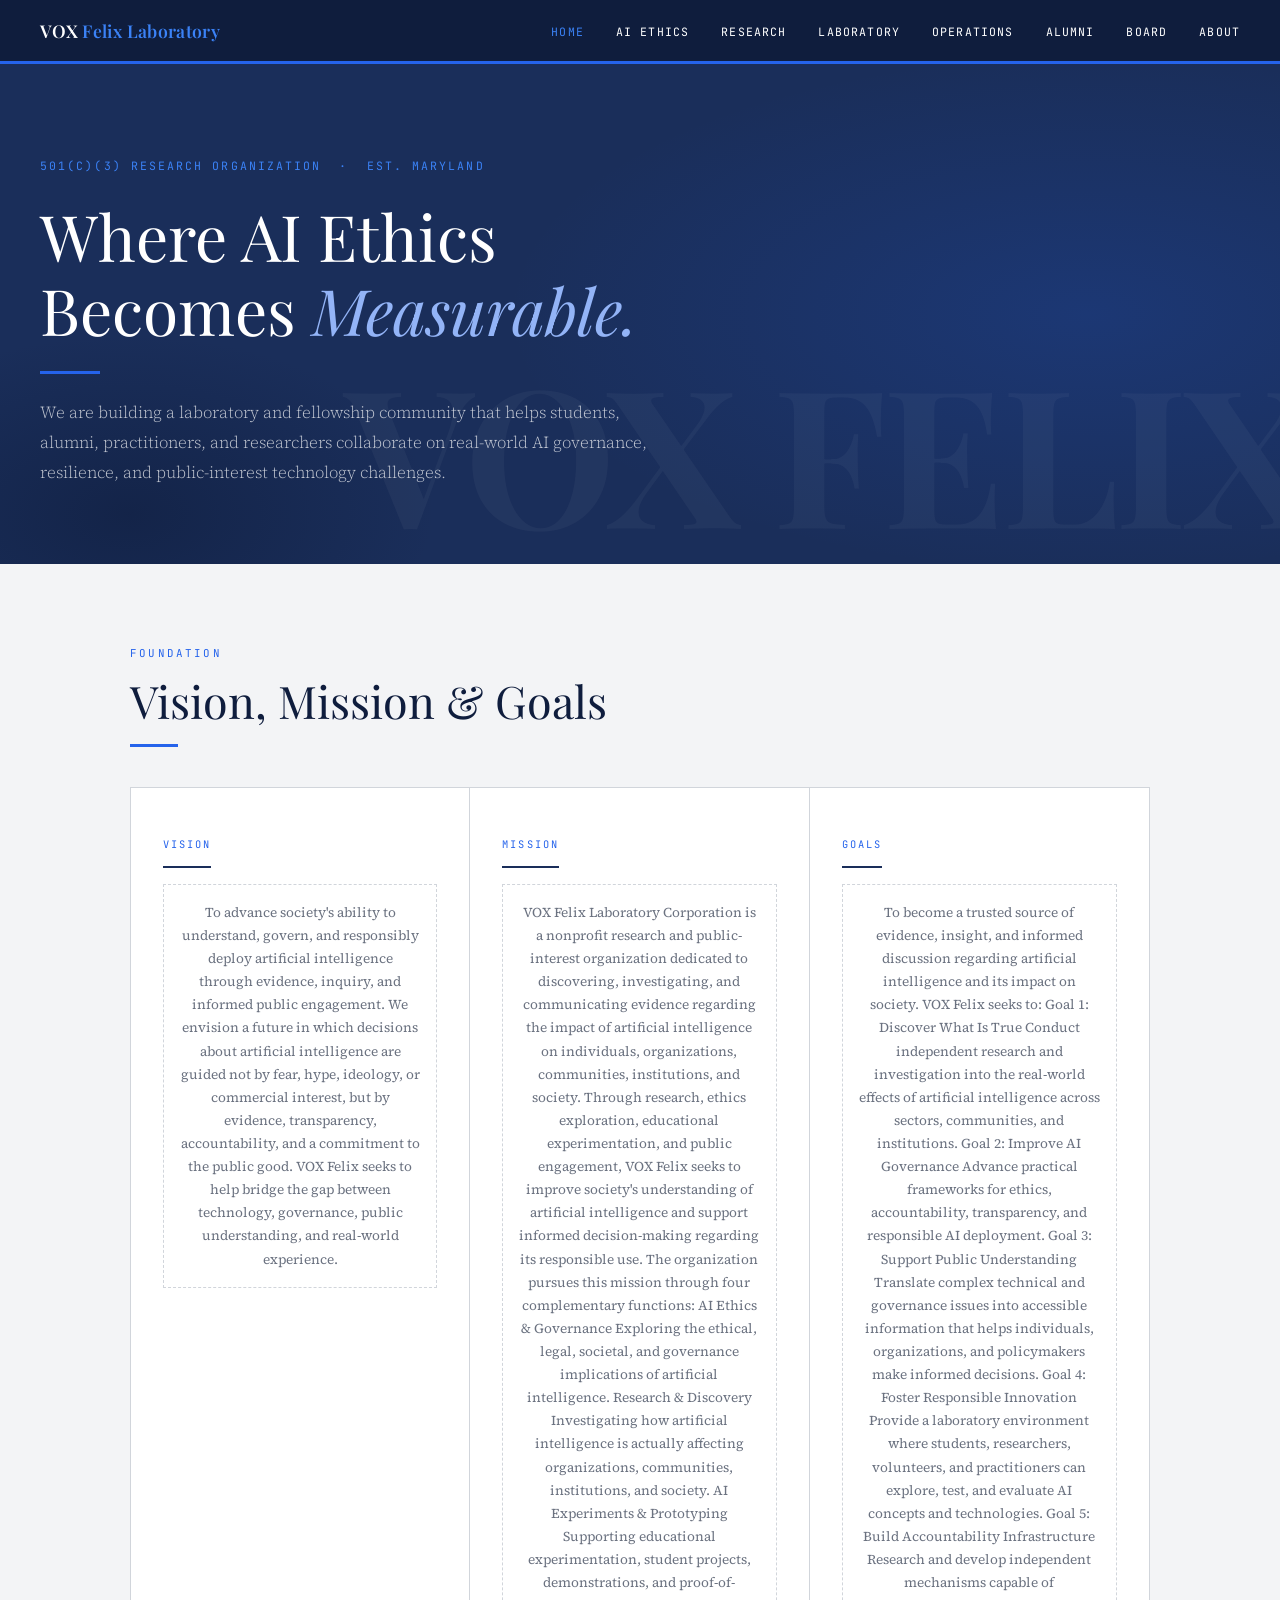
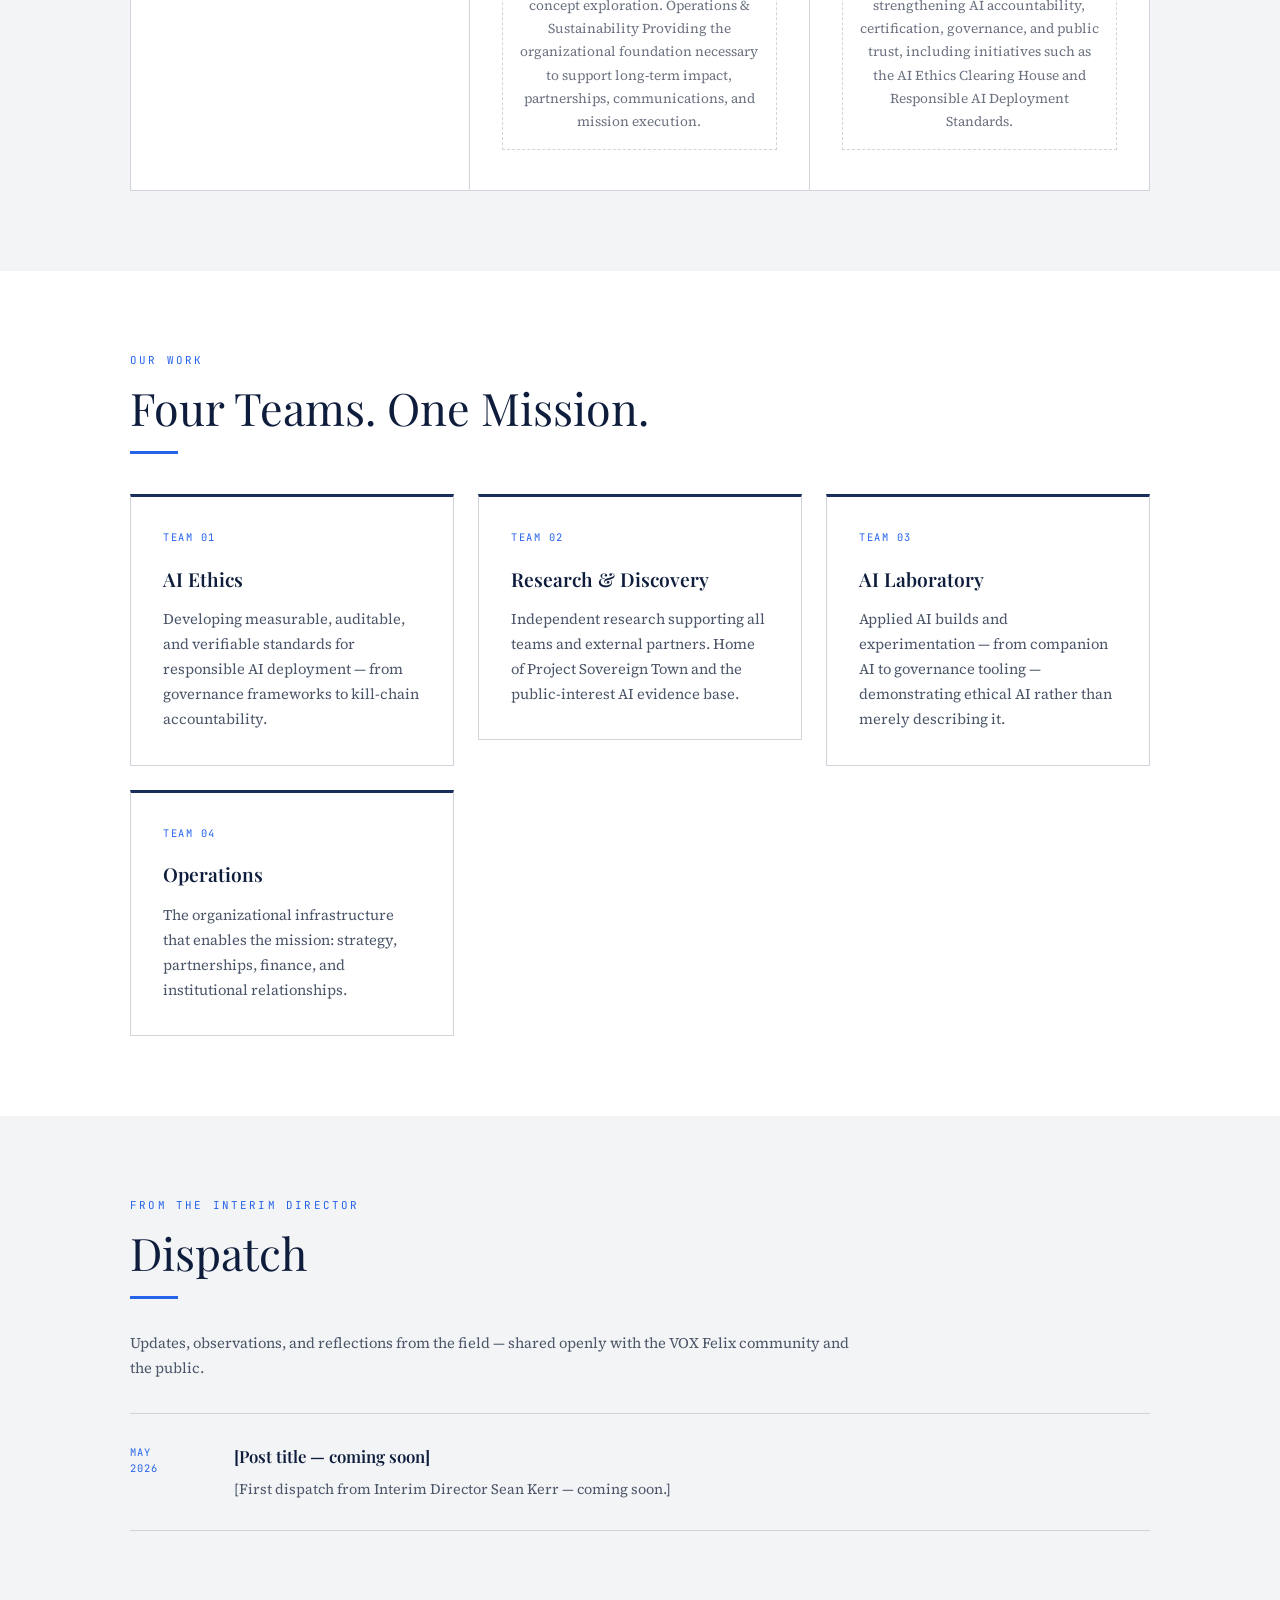
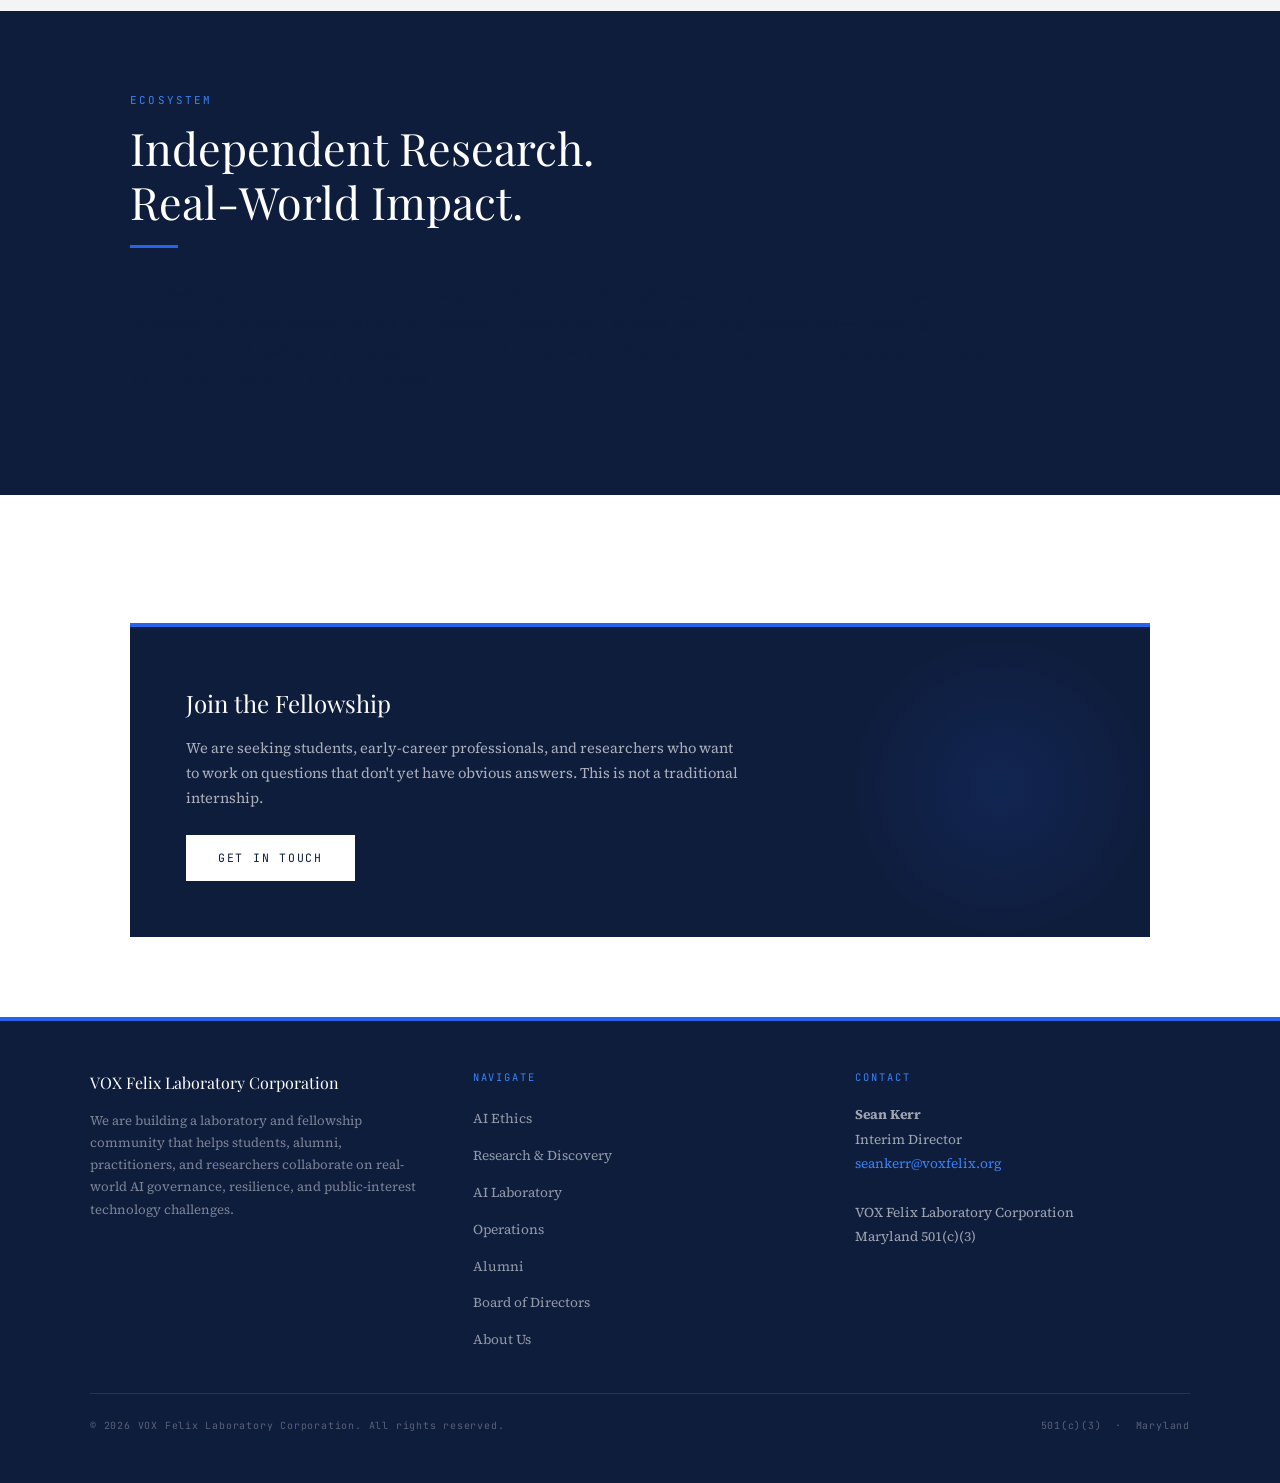
<file: index.html>
<!DOCTYPE html>
<html lang="en">
<head>
  <meta charset="UTF-8">
  <meta name="viewport" content="width=device-width, initial-scale=1.0">
  <title>VOX Felix Laboratory Corporation</title>
  <link rel="stylesheet" href="styles.css">
</head>
<body class="page-body">

  <!-- NAV -->
  <nav>
    <a href="index.html" class="nav-brand">VOX <span>Felix Laboratory</span></a>
    <ul class="nav-links" id="navLinks">
      <li><a href="index.html" class="active">Home</a></li>
      <li><a href="ai-ethics.html">AI Ethics</a></li>
      <li><a href="research.html">Research</a></li>
      <li><a href="laboratory.html">Laboratory</a></li>
      <li><a href="operations.html">Operations</a></li>
      <li><a href="alumni.html">Alumni</a></li>
      <li><a href="board.html">Board</a></li>
      <li><a href="about.html">About</a></li>
    </ul>
    <button class="nav-toggle" onclick="document.getElementById('navLinks').classList.toggle('open')" aria-label="Menu">
      <span></span><span></span><span></span>
    </button>
  </nav>

  <!-- HERO -->
  <section class="hero">
    <div class="hero-inner">
      <p class="hero-eyebrow fade-up">501(c)(3) Research Organization &nbsp;·&nbsp; Est. Maryland</p>
      <h1 class="fade-up-1">Where AI Ethics<br>Becomes <em>Measurable.</em></h1>
      <div class="hero-rule fade-up-2"></div>
      <p class="hero-sub fade-up-3">We are building a laboratory and fellowship community that helps students, alumni, practitioners, and researchers collaborate on real-world AI governance, resilience, and public-interest technology challenges.</p>
    </div>
  </section>

  <!-- VISION / MISSION / GOALS -->
  <div class="section-alt">
    <div class="section">
      <p class="section-label">Foundation</p>
      <h2 class="section-title">Vision, Mission &amp; Goals</h2>
      <div class="title-rule"></div>
      <div class="vmg-grid">
        <div class="vmg-block">
          <div class="vmg-label">Vision</div>
          <div class="vmg-text vmg-placeholder">To advance society's ability to understand, govern, and responsibly deploy artificial intelligence through evidence, inquiry, and informed public engagement.
We envision a future in which decisions about artificial intelligence are guided not by fear, hype, ideology, or commercial interest, but by evidence, transparency, accountability, and a commitment to the public good.
VOX Felix seeks to help bridge the gap between technology, governance, public understanding, and real-world experience. 
</div>
        </div>
        <div class="vmg-block">
          <div class="vmg-label">Mission</div>
          <div class="vmg-text vmg-placeholder">VOX Felix Laboratory Corporation is a nonprofit research and public-interest organization dedicated to discovering, investigating, and communicating evidence regarding the impact of artificial intelligence on individuals, organizations, communities, institutions, and society.
Through research, ethics exploration, educational experimentation, and public engagement, VOX Felix seeks to improve society's understanding of artificial intelligence and support informed decision-making regarding its responsible use.
The organization pursues this mission through four complementary functions:
AI Ethics & Governance
Exploring the ethical, legal, societal, and governance implications of artificial intelligence.
Research & Discovery
Investigating how artificial intelligence is actually affecting organizations, communities, institutions, and society.
AI Experiments & Prototyping
Supporting educational experimentation, student projects, demonstrations, and proof-of-concept exploration.
Operations & Sustainability
Providing the organizational foundation necessary to support long-term impact, partnerships, communications, and mission execution. 
</div>
        </div>
        <div class="vmg-block">
          <div class="vmg-label">Goals</div>
          <div class="vmg-text vmg-placeholder">To become a trusted source of evidence, insight, and informed discussion regarding artificial intelligence and its impact on society.
VOX Felix seeks to:
Goal 1: Discover What Is True
Conduct independent research and investigation into the real-world effects of artificial intelligence across sectors, communities, and institutions.
Goal 2: Improve AI Governance
Advance practical frameworks for ethics, accountability, transparency, and responsible AI deployment.
Goal 3: Support Public Understanding
Translate complex technical and governance issues into accessible information that helps individuals, organizations, and policymakers make informed decisions.
Goal 4: Foster Responsible Innovation
Provide a laboratory environment where students, researchers, volunteers, and practitioners can explore, test, and evaluate AI concepts and technologies.
Goal 5: Build Accountability Infrastructure
Research and develop independent mechanisms capable of strengthening AI accountability, certification, governance, and public trust, including initiatives such as the AI Ethics Clearing House and Responsible AI Deployment Standards. 
</div>
        </div>
      </div>
    </div>
  </div>

  <!-- FOUR TEAMS -->
  <div class="section">
    <p class="section-label">Our Work</p>
    <h2 class="section-title">Four Teams. One Mission.</h2>
    <div class="title-rule"></div>
    <div class="card-grid">
      <a href="ai-ethics.html" style="text-decoration:none;">
        <div class="card">
          <div class="card-icon">Team 01</div>
          <h3>AI Ethics</h3>
          <p>Developing measurable, auditable, and verifiable standards for responsible AI deployment — from governance frameworks to kill-chain accountability.</p>
        </div>
      </a>
      <a href="research.html" style="text-decoration:none;">
        <div class="card">
          <div class="card-icon">Team 02</div>
          <h3>Research &amp; Discovery</h3>
          <p>Independent research supporting all teams and external partners. Home of Project Sovereign Town and the public-interest AI evidence base.</p>
        </div>
      </a>
      <a href="laboratory.html" style="text-decoration:none;">
        <div class="card">
          <div class="card-icon">Team 03</div>
          <h3>AI Laboratory</h3>
          <p>Applied AI builds and experimentation — from companion AI to governance tooling — demonstrating ethical AI rather than merely describing it.</p>
        </div>
      </a>
      <a href="operations.html" style="text-decoration:none;">
        <div class="card">
          <div class="card-icon">Team 04</div>
          <h3>Operations</h3>
          <p>The organizational infrastructure that enables the mission: strategy, partnerships, finance, and institutional relationships.</p>
        </div>
      </a>
    </div>
  </div>

  <!-- DIRECTOR'S DISPATCH -->
  <div class="section-alt">
    <div class="section">
      <p class="section-label">From the Interim Director</p>
      <h2 class="section-title">Dispatch</h2>
      <div class="title-rule"></div>
      <p class="prose" style="color:var(--text-light); font-size:0.92rem; margin-bottom:1.5rem;">Updates, observations, and reflections from the field — shared openly with the VOX Felix community and the public.</p>
      <div class="dispatch-list">
        <!-- DISPATCH ITEM TEMPLATE — duplicate and populate as needed -->
        <div class="dispatch-item">
          <div class="dispatch-date">May<br>2026</div>
          <div>
            <div class="dispatch-title">[Post title — coming soon]</div>
            <div class="dispatch-body">[First dispatch from Interim Director Sean Kerr — coming soon.]</div>
          </div>
        </div>
        <!-- END TEMPLATE -->
      </div>
    </div>
  </div>

  <!-- ECOSYSTEM NOTE -->
  <div class="section-dark">
    <div class="section">
      <p class="section-label-light">Ecosystem</p>
      <h2 class="section-title-light">Independent Research.<br>Real-World Impact.</h2>
      <div class="title-rule"></div>
      <div class="prose prose-wide">
        <p style="color:var(--slate-light);">VOX Felix Laboratory Corporation operates as an independent 501(c)(3) research organization. Our findings are published for public benefit. Where our research intersects with applied technology challenges — including municipal cloud resiliency and edge-native AI deployment — we collaborate contractually with ecosystem partners who operationalize our work in the field.</p>
      </div>
    </div>
  </div>

  <!-- CTA -->
  <div class="section">
    <div class="cta-block">
      <h3>Join the Fellowship</h3>
      <p>We are seeking students, early-career professionals, and researchers who want to work on questions that don't yet have obvious answers. This is not a traditional internship.</p>
      <a href="mailto:seankerr@voxfelix.org" class="btn btn-gold">Get in Touch</a>
    </div>
  </div>

  <!-- FOOTER -->
  <footer>
    <div class="footer-inner">
      <div>
        <div class="footer-brand">VOX Felix Laboratory Corporation</div>
        <div class="footer-tagline">We are building a laboratory and fellowship community that helps students, alumni, practitioners, and researchers collaborate on real-world AI governance, resilience, and public-interest technology challenges.</div>
      </div>
      <div>
        <div class="footer-heading">Navigate</div>
        <ul class="footer-links">
          <li><a href="ai-ethics.html">AI Ethics</a></li>
          <li><a href="research.html">Research &amp; Discovery</a></li>
          <li><a href="laboratory.html">AI Laboratory</a></li>
          <li><a href="operations.html">Operations</a></li>
          <li><a href="alumni.html">Alumni</a></li>
          <li><a href="board.html">Board of Directors</a></li>
          <li><a href="about.html">About Us</a></li>
        </ul>
      </div>
      <div>
        <div class="footer-heading">Contact</div>
        <div class="footer-contact">
          <strong style="color:var(--cream);">Sean Kerr</strong><br>
          Interim Director<br>
          <a href="mailto:seankerr@voxfelix.org">seankerr@voxfelix.org</a><br><br>
          VOX Felix Laboratory Corporation<br>
          Maryland 501(c)(3)
        </div>
      </div>
    </div>
    <div class="footer-bottom">
      <span>© 2026 VOX Felix Laboratory Corporation. All rights reserved.</span>
      <span>501(c)(3) &nbsp;·&nbsp; Maryland</span>
    </div>
  </footer>

</body>
</html>
</file>
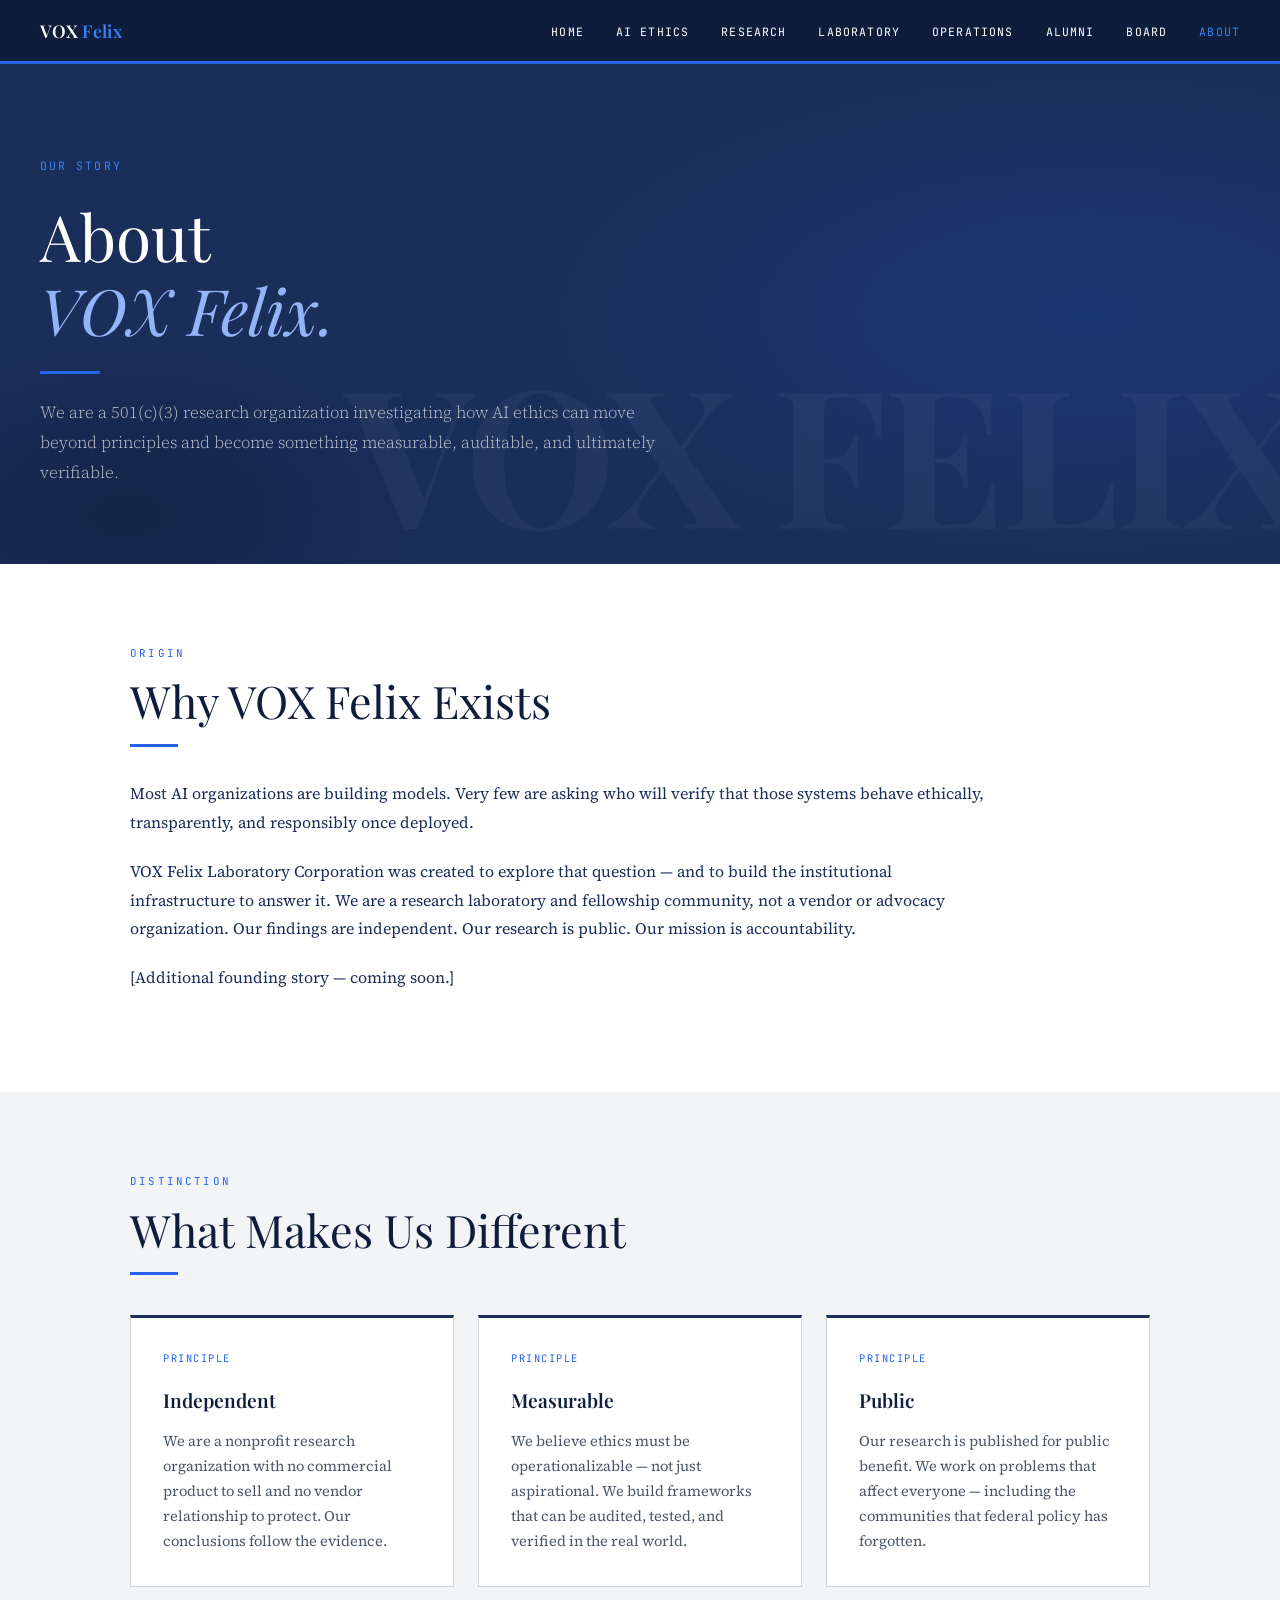
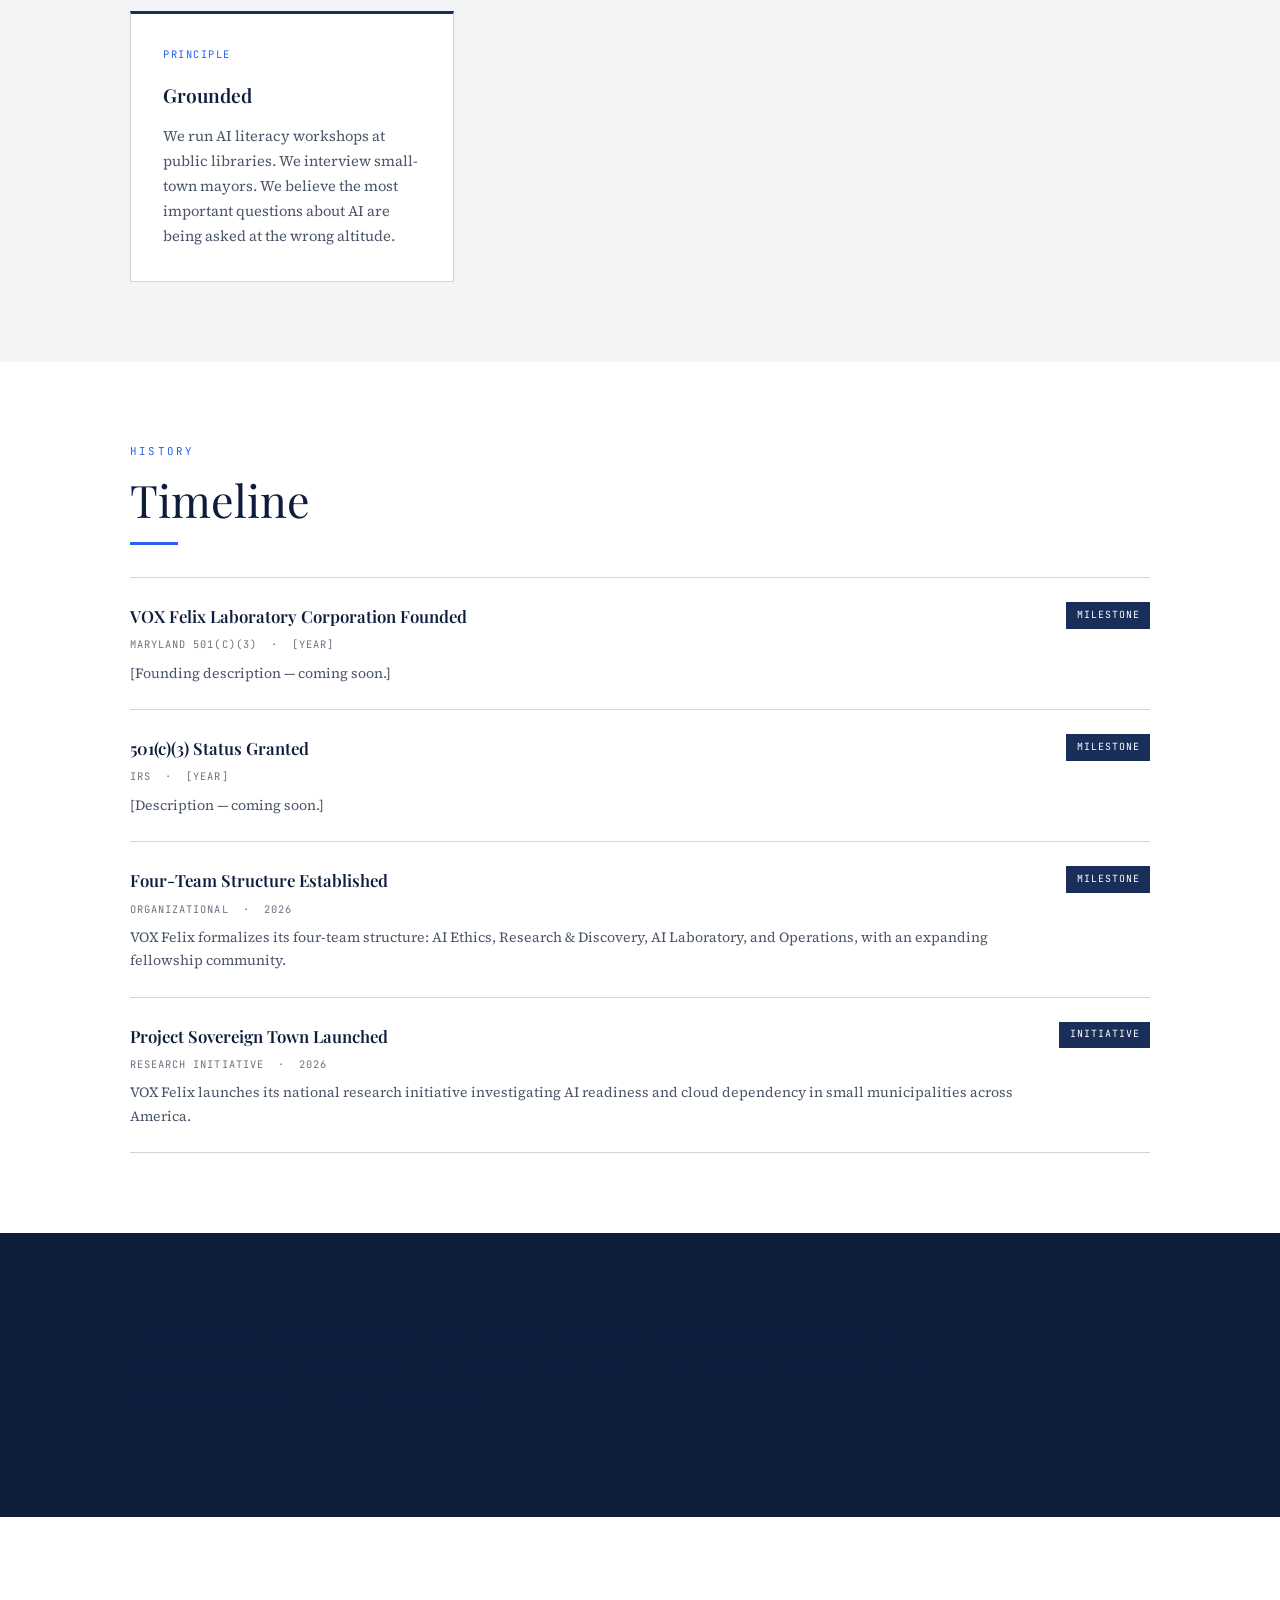
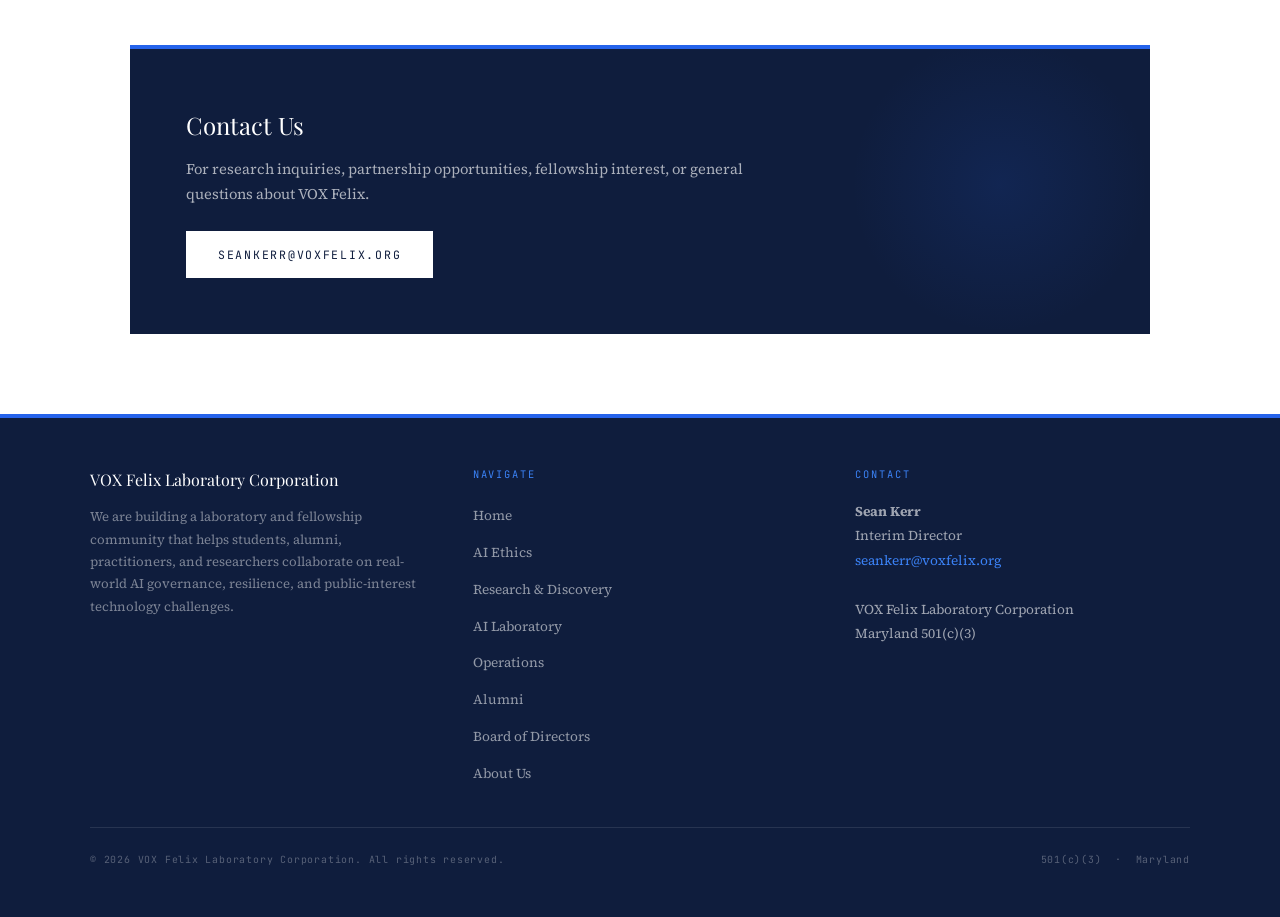
<file: about.html>
<!DOCTYPE html>
<html lang="en">
<head>
  <meta charset="UTF-8">
  <meta name="viewport" content="width=device-width, initial-scale=1.0">
  <title>About Us — VOX Felix Laboratory Corporation</title>
  <link rel="stylesheet" href="styles.css">
</head>
<body class="page-body">

  <nav>
    <a href="index.html" class="nav-brand">VOX <span>Felix</span></a>
    <ul class="nav-links" id="navLinks">
      <li><a href="index.html">Home</a></li>
      <li><a href="ai-ethics.html">AI Ethics</a></li>
      <li><a href="research.html">Research</a></li>
      <li><a href="laboratory.html">Laboratory</a></li>
      <li><a href="operations.html">Operations</a></li>
      <li><a href="alumni.html">Alumni</a></li>
      <li><a href="board.html">Board</a></li>
      <li><a href="about.html" class="active">About</a></li>
    </ul>
    <button class="nav-toggle" onclick="document.getElementById('navLinks').classList.toggle('open')" aria-label="Menu">
      <span></span><span></span><span></span>
    </button>
  </nav>

  <section class="hero">
    <div class="hero-inner">
      <p class="hero-eyebrow fade-up">Our Story</p>
      <h1 class="fade-up-1">About<br><em>VOX Felix.</em></h1>
      <div class="hero-rule fade-up-2"></div>
      <p class="hero-sub fade-up-3">We are a 501(c)(3) research organization investigating how AI ethics can move beyond principles and become something measurable, auditable, and ultimately verifiable.</p>
    </div>
  </section>

  <!-- ORIGIN -->
  <div class="section">
    <p class="section-label">Origin</p>
    <h2 class="section-title">Why VOX Felix Exists</h2>
    <div class="title-rule"></div>
    <div class="prose prose-wide">
      <p>Most AI organizations are building models. Very few are asking who will verify that those systems behave ethically, transparently, and responsibly once deployed.</p>
      <p>VOX Felix Laboratory Corporation was created to explore that question — and to build the institutional infrastructure to answer it. We are a research laboratory and fellowship community, not a vendor or advocacy organization. Our findings are independent. Our research is public. Our mission is accountability.</p>
      <p>[Additional founding story — coming soon.]</p>
    </div>
  </div>

  <!-- WHAT MAKES US DIFFERENT -->
  <div class="section-alt">
    <div class="section">
      <p class="section-label">Distinction</p>
      <h2 class="section-title">What Makes Us Different</h2>
      <div class="title-rule"></div>
      <div class="card-grid">
        <div class="card">
          <div class="card-icon">Principle</div>
          <h3>Independent</h3>
          <p>We are a nonprofit research organization with no commercial product to sell and no vendor relationship to protect. Our conclusions follow the evidence.</p>
        </div>
        <div class="card">
          <div class="card-icon">Principle</div>
          <h3>Measurable</h3>
          <p>We believe ethics must be operationalizable — not just aspirational. We build frameworks that can be audited, tested, and verified in the real world.</p>
        </div>
        <div class="card">
          <div class="card-icon">Principle</div>
          <h3>Public</h3>
          <p>Our research is published for public benefit. We work on problems that affect everyone — including the communities that federal policy has forgotten.</p>
        </div>
        <div class="card">
          <div class="card-icon">Principle</div>
          <h3>Grounded</h3>
          <p>We run AI literacy workshops at public libraries. We interview small-town mayors. We believe the most important questions about AI are being asked at the wrong altitude.</p>
        </div>
      </div>
    </div>
  </div>

  <!-- HISTORY -->
  <div class="section">
    <p class="section-label">History</p>
    <h2 class="section-title">Timeline</h2>
    <div class="title-rule"></div>
    <div class="pub-list">
      <div class="pub-item">
        <div>
          <div class="pub-title">VOX Felix Laboratory Corporation Founded</div>
          <div class="pub-meta">Maryland 501(c)(3) &nbsp;·&nbsp; [Year]</div>
          <div class="pub-abstract">[Founding description — coming soon.]</div>
        </div>
        <span class="pub-badge">Milestone</span>
      </div>
      <div class="pub-item">
        <div>
          <div class="pub-title">501(c)(3) Status Granted</div>
          <div class="pub-meta">IRS &nbsp;·&nbsp; [Year]</div>
          <div class="pub-abstract">[Description — coming soon.]</div>
        </div>
        <span class="pub-badge">Milestone</span>
      </div>
      <div class="pub-item">
        <div>
          <div class="pub-title">Four-Team Structure Established</div>
          <div class="pub-meta">Organizational &nbsp;·&nbsp; 2026</div>
          <div class="pub-abstract">VOX Felix formalizes its four-team structure: AI Ethics, Research &amp; Discovery, AI Laboratory, and Operations, with an expanding fellowship community.</div>
        </div>
        <span class="pub-badge">Milestone</span>
      </div>
      <div class="pub-item">
        <div>
          <div class="pub-title">Project Sovereign Town Launched</div>
          <div class="pub-meta">Research Initiative &nbsp;·&nbsp; 2026</div>
          <div class="pub-abstract">VOX Felix launches its national research initiative investigating AI readiness and cloud dependency in small municipalities across America.</div>
        </div>
        <span class="pub-badge">Initiative</span>
      </div>
    </div>
  </div>

  <!-- SLOGAN / CLOSING -->
  <div class="section-dark">
    <div class="section">
      <div class="prose prose-wide">
        <p style="color:var(--slate-light); font-family:var(--font-display); font-size:1.35rem; font-style:italic; line-height:1.6;">"We are building a laboratory and fellowship community that helps students, alumni, practitioners, and researchers collaborate on real-world AI governance, resilience, and public-interest technology challenges."</p>
      </div>
    </div>
  </div>

  <!-- CTA -->
  <div class="section">
    <div class="cta-block">
      <h3>Contact Us</h3>
      <p>For research inquiries, partnership opportunities, fellowship interest, or general questions about VOX Felix.</p>
      <a href="mailto:seankerr@voxfelix.org" class="btn btn-gold">seankerr@voxfelix.org</a>
    </div>
  </div>

  <footer>
    <div class="footer-inner">
      <div>
        <div class="footer-brand">VOX Felix Laboratory Corporation</div>
        <div class="footer-tagline">We are building a laboratory and fellowship community that helps students, alumni, practitioners, and researchers collaborate on real-world AI governance, resilience, and public-interest technology challenges.</div>
      </div>
      <div>
        <div class="footer-heading">Navigate</div>
        <ul class="footer-links">
          <li><a href="index.html">Home</a></li>
          <li><a href="ai-ethics.html">AI Ethics</a></li>
          <li><a href="research.html">Research &amp; Discovery</a></li>
          <li><a href="laboratory.html">AI Laboratory</a></li>
          <li><a href="operations.html">Operations</a></li>
          <li><a href="alumni.html">Alumni</a></li>
          <li><a href="board.html">Board of Directors</a></li>
          <li><a href="about.html">About Us</a></li>
        </ul>
      </div>
      <div>
        <div class="footer-heading">Contact</div>
        <div class="footer-contact">
          <strong style="color:var(--cream);">Sean Kerr</strong><br>
          Interim Director<br>
          <a href="mailto:seankerr@voxfelix.org">seankerr@voxfelix.org</a><br><br>
          VOX Felix Laboratory Corporation<br>
          Maryland 501(c)(3)
        </div>
      </div>
    </div>
    <div class="footer-bottom">
      <span>© 2026 VOX Felix Laboratory Corporation. All rights reserved.</span>
      <span>501(c)(3) &nbsp;·&nbsp; Maryland</span>
    </div>
  </footer>

</body>
</html>
</file>
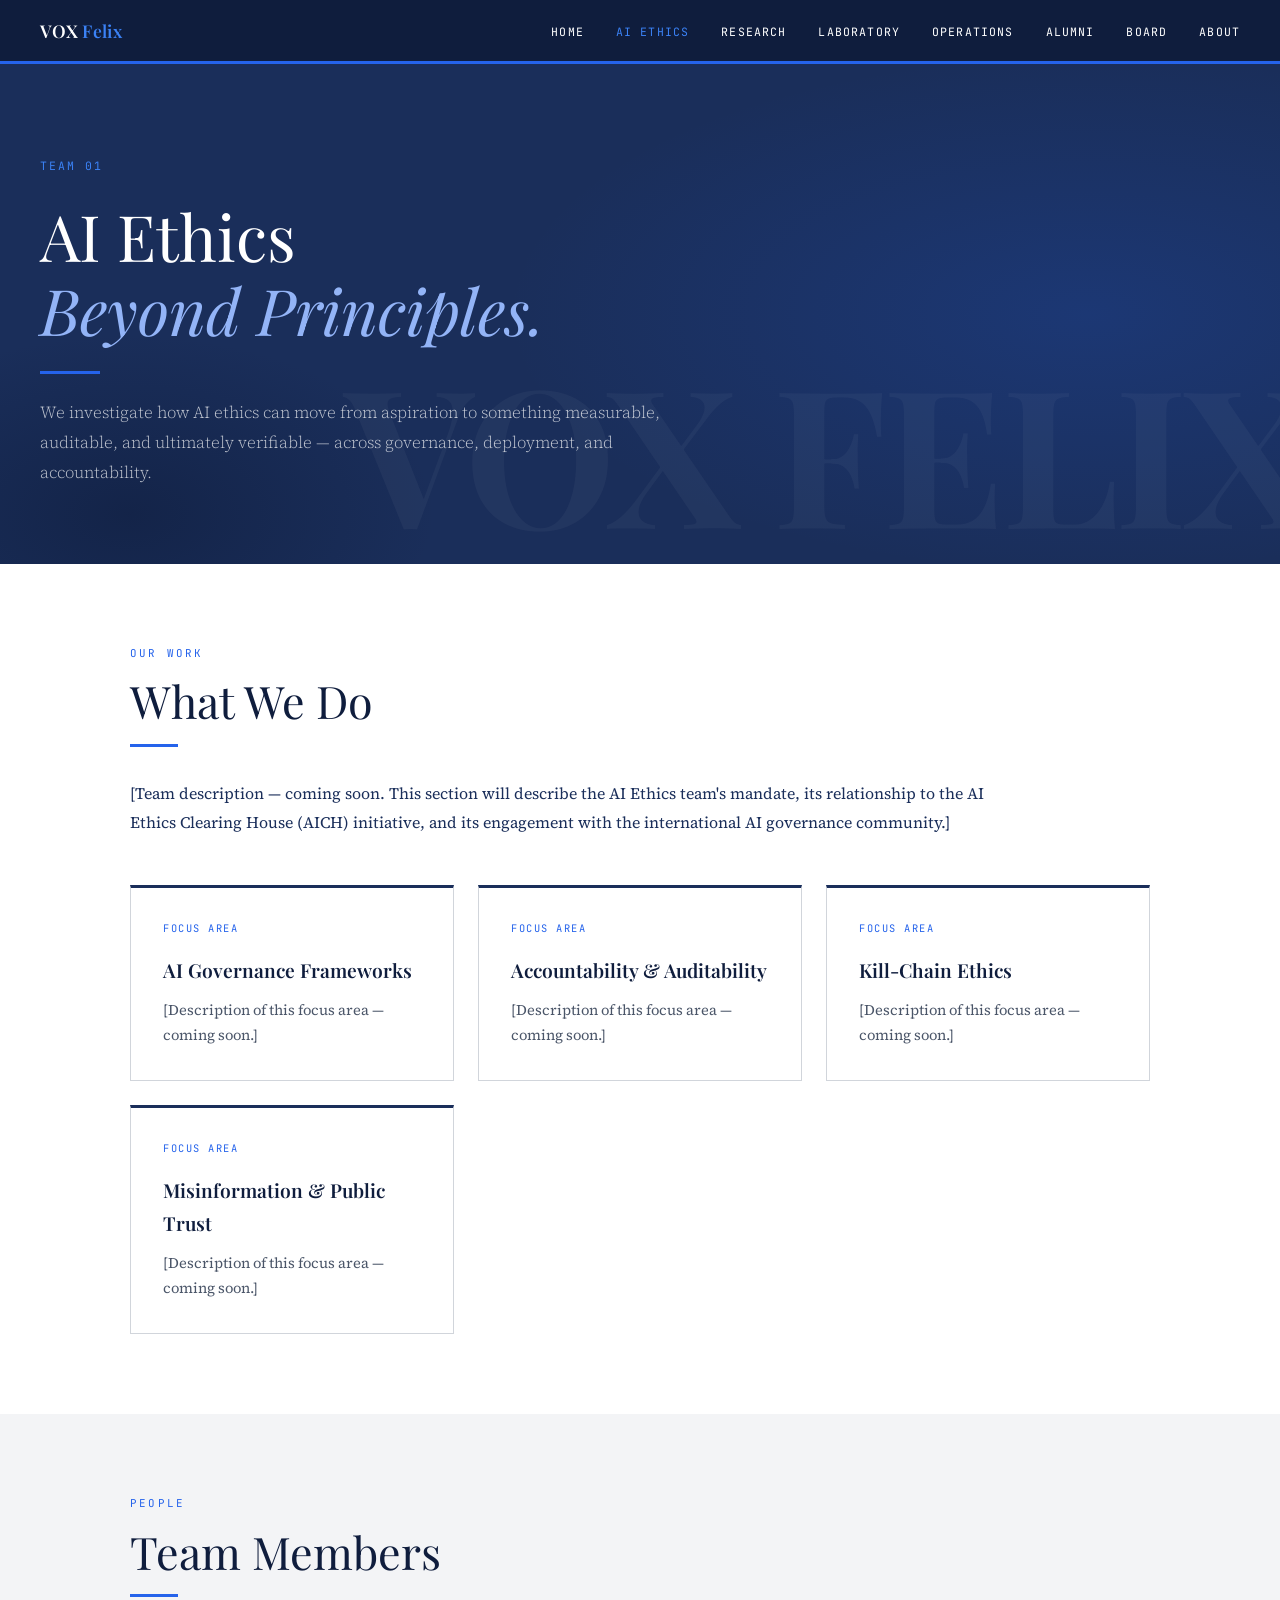
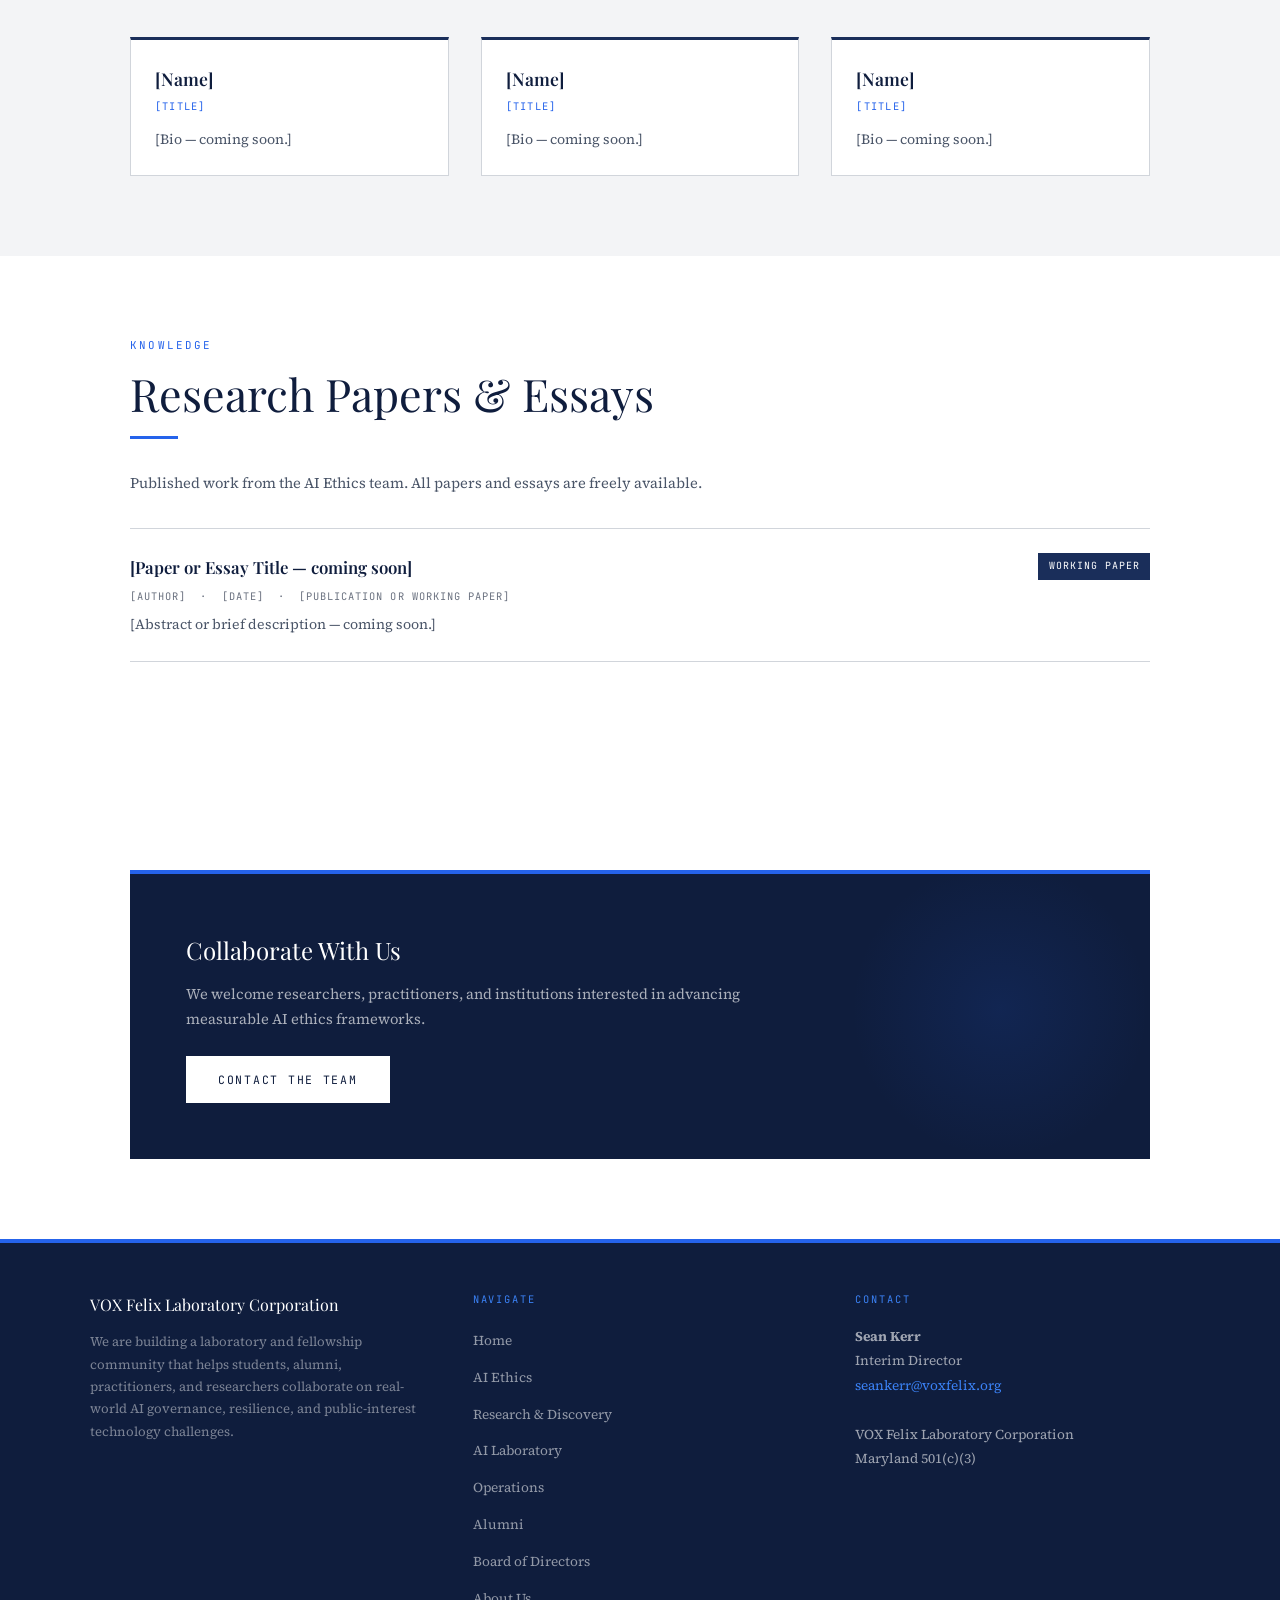
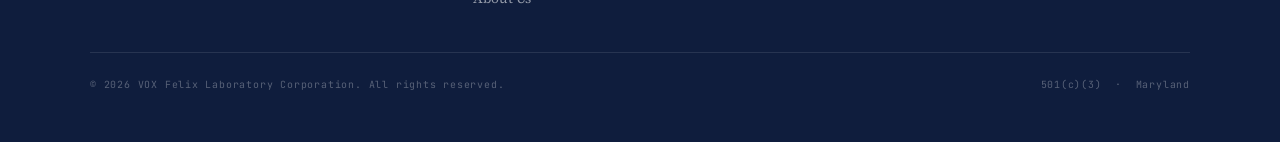
<file: ai-ethics.html>
<!DOCTYPE html>
<html lang="en">
<head>
  <meta charset="UTF-8">
  <meta name="viewport" content="width=device-width, initial-scale=1.0">
  <title>AI Ethics — VOX Felix Laboratory Corporation</title>
  <link rel="stylesheet" href="styles.css">
</head>
<body class="page-body">

  <nav>
    <a href="index.html" class="nav-brand">VOX <span>Felix</span></a>
    <ul class="nav-links" id="navLinks">
      <li><a href="index.html">Home</a></li>
      <li><a href="ai-ethics.html" class="active">AI Ethics</a></li>
      <li><a href="research.html">Research</a></li>
      <li><a href="laboratory.html">Laboratory</a></li>
      <li><a href="operations.html">Operations</a></li>
      <li><a href="alumni.html">Alumni</a></li>
      <li><a href="board.html">Board</a></li>
      <li><a href="about.html">About</a></li>
    </ul>
    <button class="nav-toggle" onclick="document.getElementById('navLinks').classList.toggle('open')" aria-label="Menu">
      <span></span><span></span><span></span>
    </button>
  </nav>

  <section class="hero">
    <div class="hero-inner">
      <p class="hero-eyebrow fade-up">Team 01</p>
      <h1 class="fade-up-1">AI Ethics<br><em>Beyond Principles.</em></h1>
      <div class="hero-rule fade-up-2"></div>
      <p class="hero-sub fade-up-3">We investigate how AI ethics can move from aspiration to something measurable, auditable, and ultimately verifiable — across governance, deployment, and accountability.</p>
    </div>
  </section>

  <!-- ABOUT THIS TEAM -->
  <div class="section">
    <p class="section-label">Our Work</p>
    <h2 class="section-title">What We Do</h2>
    <div class="title-rule"></div>
    <div class="prose prose-wide">
      <p>[Team description — coming soon. This section will describe the AI Ethics team's mandate, its relationship to the AI Ethics Clearing House (AICH) initiative, and its engagement with the international AI governance community.]</p>
    </div>
    <div class="card-grid" style="margin-top:3rem;">
      <div class="card">
        <div class="card-icon">Focus Area</div>
        <h3>AI Governance Frameworks</h3>
        <p>[Description of this focus area — coming soon.]</p>
      </div>
      <div class="card">
        <div class="card-icon">Focus Area</div>
        <h3>Accountability &amp; Auditability</h3>
        <p>[Description of this focus area — coming soon.]</p>
      </div>
      <div class="card">
        <div class="card-icon">Focus Area</div>
        <h3>Kill-Chain Ethics</h3>
        <p>[Description of this focus area — coming soon.]</p>
      </div>
      <div class="card">
        <div class="card-icon">Focus Area</div>
        <h3>Misinformation &amp; Public Trust</h3>
        <p>[Description of this focus area — coming soon.]</p>
      </div>
    </div>
  </div>

  <!-- TEAM MEMBERS -->
  <div class="section-alt">
    <div class="section">
      <p class="section-label">People</p>
      <h2 class="section-title">Team Members</h2>
      <div class="title-rule"></div>
      <div class="team-grid">
        <div class="team-card">
          <div class="name">[Name]</div>
          <div class="role">[Title]</div>
          <div class="bio">[Bio — coming soon.]</div>
        </div>
        <div class="team-card">
          <div class="name">[Name]</div>
          <div class="role">[Title]</div>
          <div class="bio">[Bio — coming soon.]</div>
        </div>
        <div class="team-card">
          <div class="name">[Name]</div>
          <div class="role">[Title]</div>
          <div class="bio">[Bio — coming soon.]</div>
        </div>
      </div>
    </div>
  </div>

  <!-- PUBLICATIONS & ESSAYS -->
  <div class="section">
    <p class="section-label">Knowledge</p>
    <h2 class="section-title">Research Papers &amp; Essays</h2>
    <div class="title-rule"></div>
    <p class="prose" style="color:var(--text-light); font-size:0.92rem; margin-bottom:0.5rem;">Published work from the AI Ethics team. All papers and essays are freely available.</p>
    <div class="pub-list">

      <!-- PUBLICATION TEMPLATE — duplicate and populate as needed -->
      <div class="pub-item">
        <div>
          <div class="pub-title">[Paper or Essay Title — coming soon]</div>
          <div class="pub-meta">[Author] &nbsp;·&nbsp; [Date] &nbsp;·&nbsp; [Publication or Working Paper]</div>
          <div class="pub-abstract">[Abstract or brief description — coming soon.]</div>
        </div>
        <span class="pub-badge">Working Paper</span>
      </div>
      <!-- END TEMPLATE -->

    </div>
  </div>

  <!-- CTA -->
  <div class="section">
    <div class="cta-block">
      <h3>Collaborate With Us</h3>
      <p>We welcome researchers, practitioners, and institutions interested in advancing measurable AI ethics frameworks.</p>
      <a href="mailto:seankerr@voxfelix.org" class="btn btn-gold">Contact the Team</a>
    </div>
  </div>

  <footer>
    <div class="footer-inner">
      <div>
        <div class="footer-brand">VOX Felix Laboratory Corporation</div>
        <div class="footer-tagline">We are building a laboratory and fellowship community that helps students, alumni, practitioners, and researchers collaborate on real-world AI governance, resilience, and public-interest technology challenges.</div>
      </div>
      <div>
        <div class="footer-heading">Navigate</div>
        <ul class="footer-links">
          <li><a href="index.html">Home</a></li>
          <li><a href="ai-ethics.html">AI Ethics</a></li>
          <li><a href="research.html">Research &amp; Discovery</a></li>
          <li><a href="laboratory.html">AI Laboratory</a></li>
          <li><a href="operations.html">Operations</a></li>
          <li><a href="alumni.html">Alumni</a></li>
          <li><a href="board.html">Board of Directors</a></li>
          <li><a href="about.html">About Us</a></li>
        </ul>
      </div>
      <div>
        <div class="footer-heading">Contact</div>
        <div class="footer-contact">
          <strong style="color:var(--cream);">Sean Kerr</strong><br>
          Interim Director<br>
          <a href="mailto:seankerr@voxfelix.org">seankerr@voxfelix.org</a><br><br>
          VOX Felix Laboratory Corporation<br>
          Maryland 501(c)(3)
        </div>
      </div>
    </div>
    <div class="footer-bottom">
      <span>© 2026 VOX Felix Laboratory Corporation. All rights reserved.</span>
      <span>501(c)(3) &nbsp;·&nbsp; Maryland</span>
    </div>
  </footer>

</body>
</html>
</file>
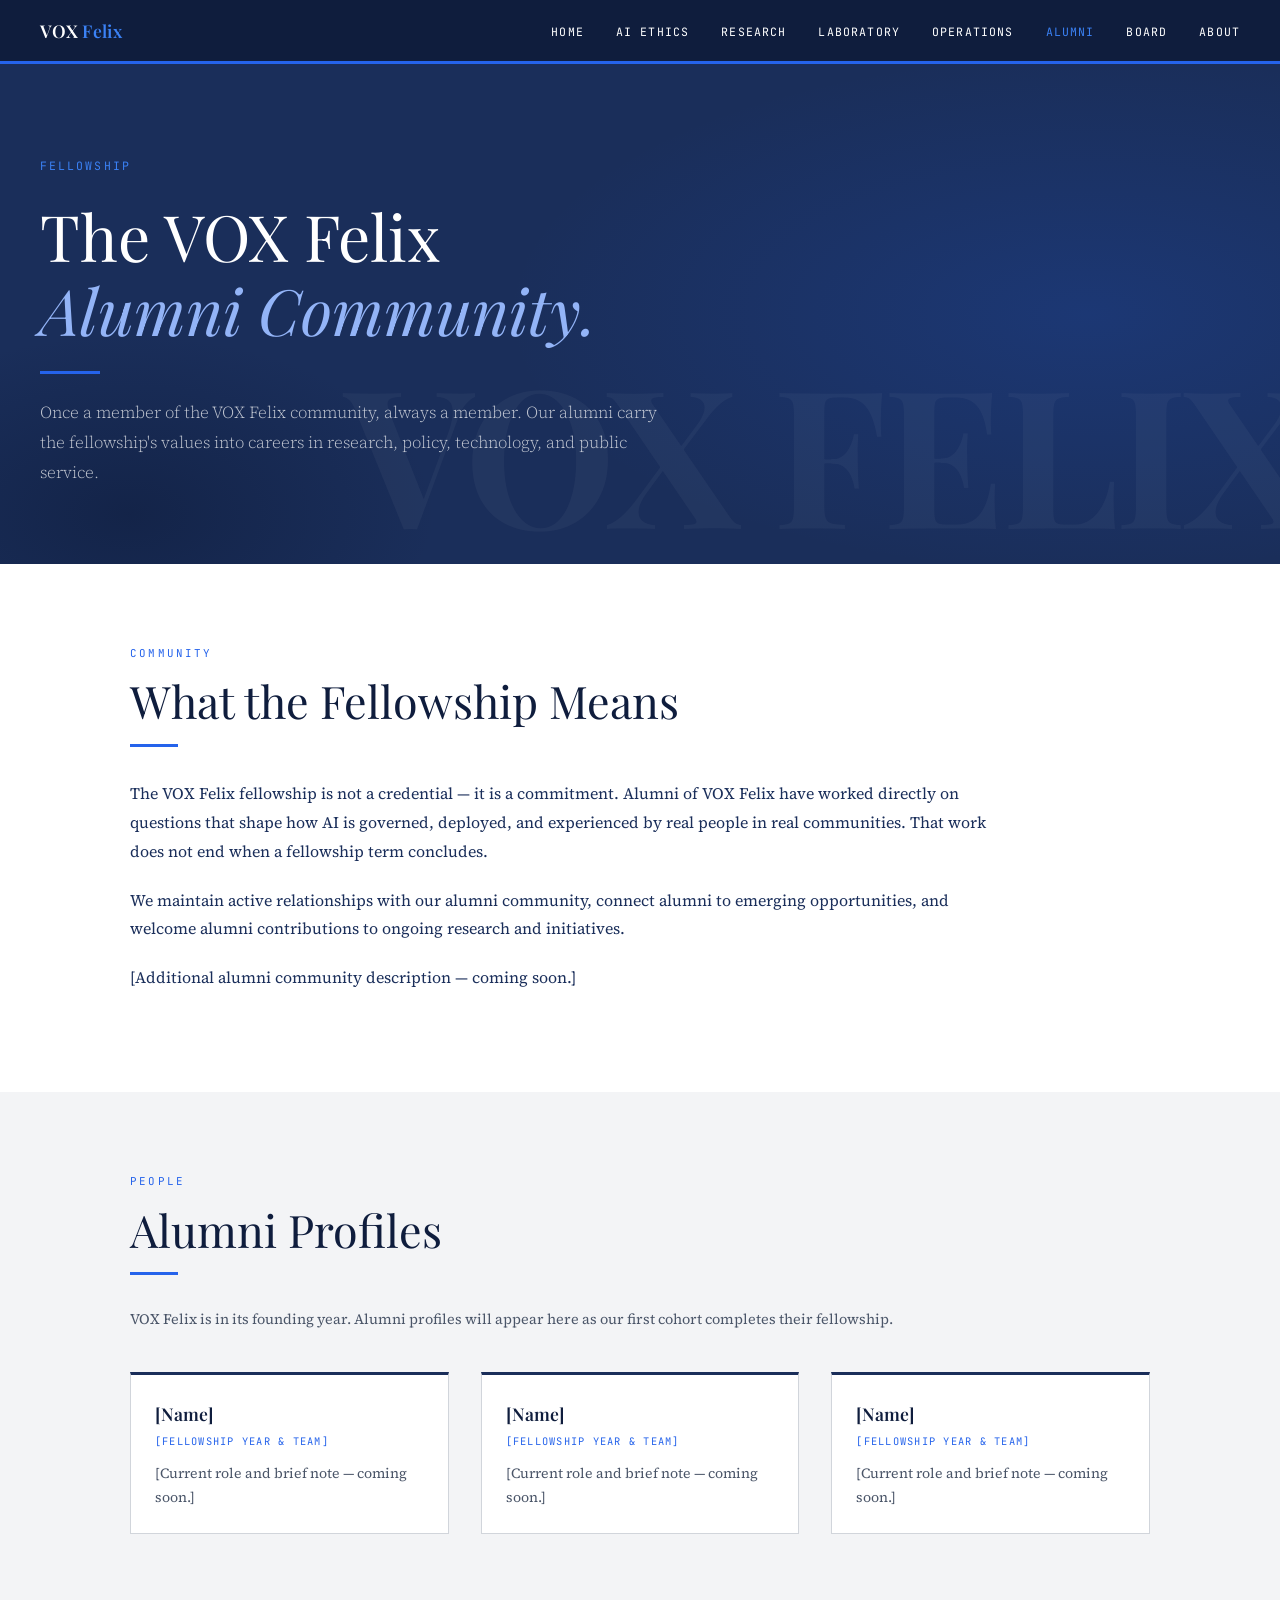
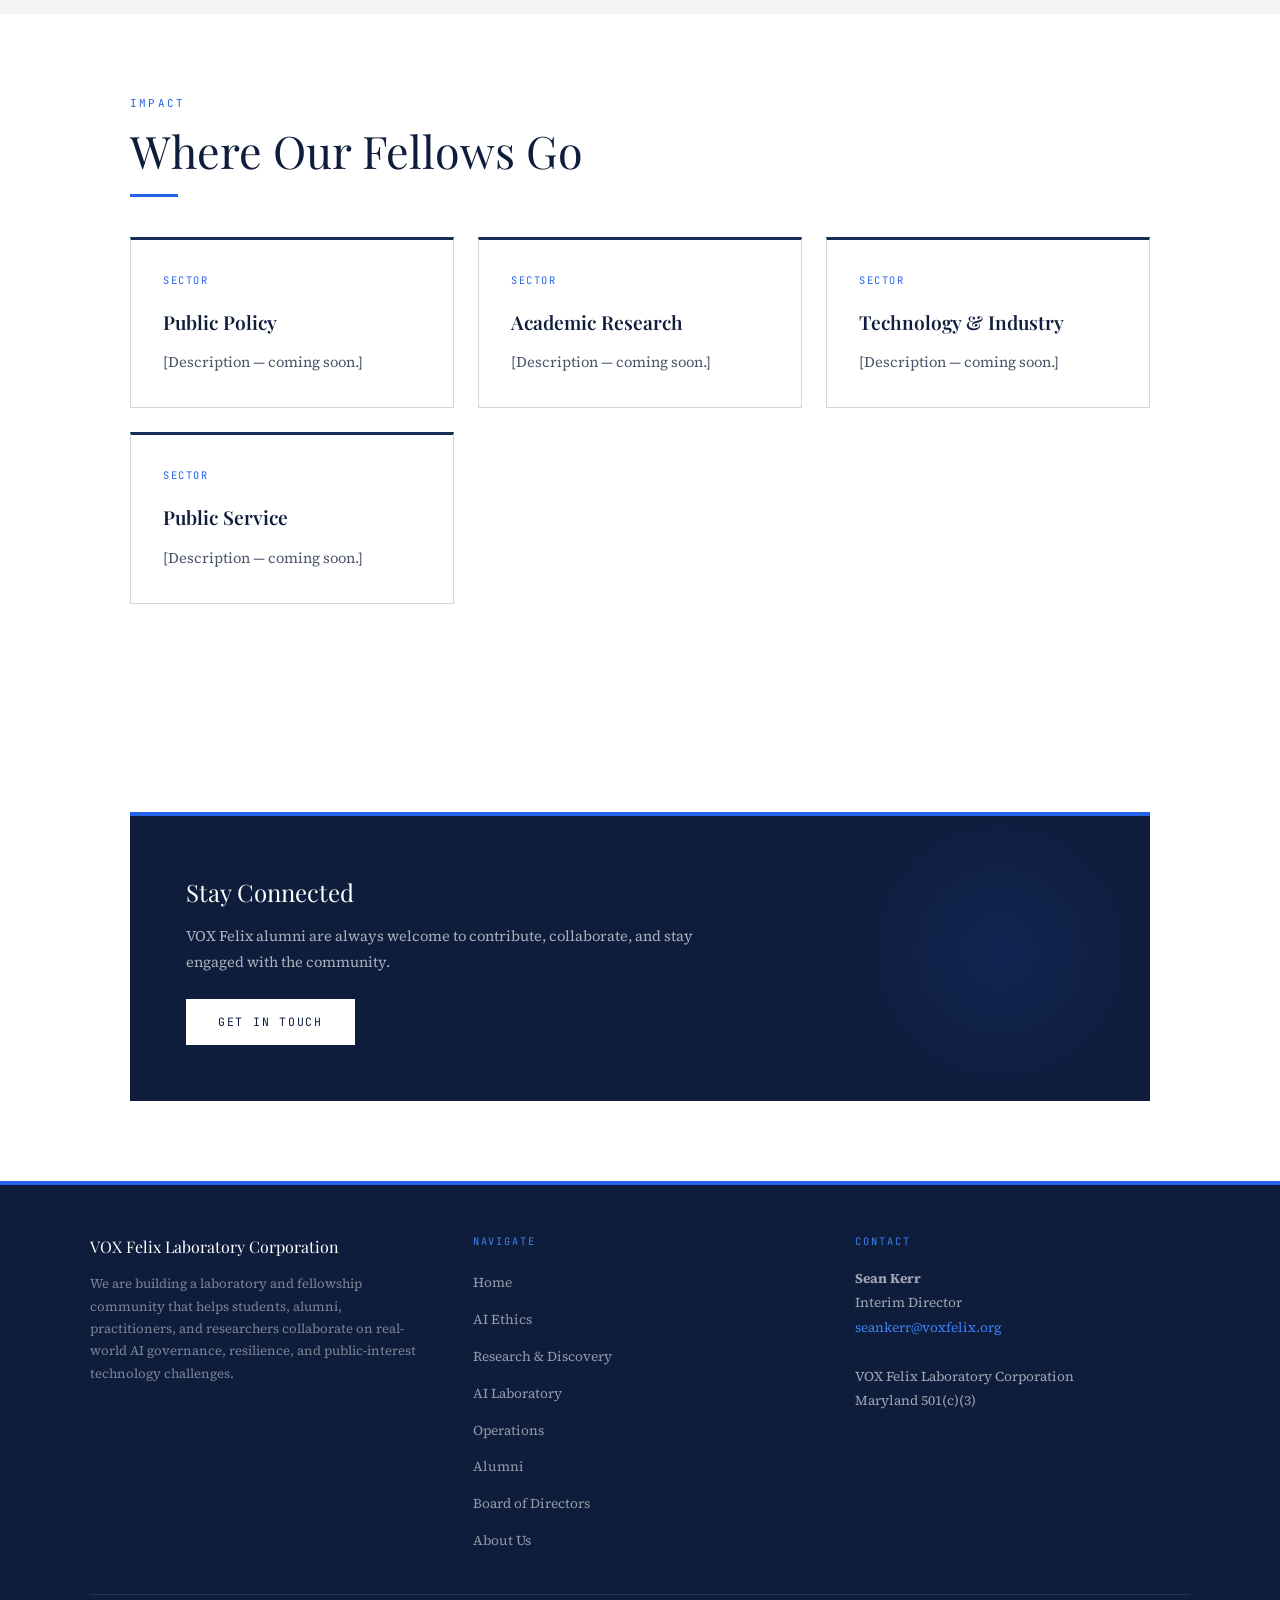
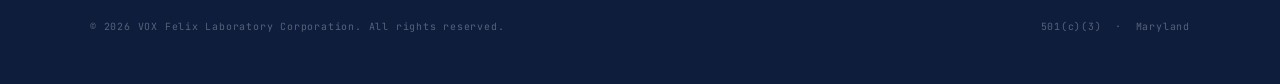
<file: alumni.html>
<!DOCTYPE html>
<html lang="en">
<head>
  <meta charset="UTF-8">
  <meta name="viewport" content="width=device-width, initial-scale=1.0">
  <title>Alumni — VOX Felix Laboratory Corporation</title>
  <link rel="stylesheet" href="styles.css">
</head>
<body class="page-body">

  <nav>
    <a href="index.html" class="nav-brand">VOX <span>Felix</span></a>
    <ul class="nav-links" id="navLinks">
      <li><a href="index.html">Home</a></li>
      <li><a href="ai-ethics.html">AI Ethics</a></li>
      <li><a href="research.html">Research</a></li>
      <li><a href="laboratory.html">Laboratory</a></li>
      <li><a href="operations.html">Operations</a></li>
      <li><a href="alumni.html" class="active">Alumni</a></li>
      <li><a href="board.html">Board</a></li>
      <li><a href="about.html">About</a></li>
    </ul>
    <button class="nav-toggle" onclick="document.getElementById('navLinks').classList.toggle('open')" aria-label="Menu">
      <span></span><span></span><span></span>
    </button>
  </nav>

  <section class="hero">
    <div class="hero-inner">
      <p class="hero-eyebrow fade-up">Fellowship</p>
      <h1 class="fade-up-1">The VOX Felix<br><em>Alumni Community.</em></h1>
      <div class="hero-rule fade-up-2"></div>
      <p class="hero-sub fade-up-3">Once a member of the VOX Felix community, always a member. Our alumni carry the fellowship's values into careers in research, policy, technology, and public service.</p>
    </div>
  </section>

  <!-- ABOUT ALUMNI -->
  <div class="section">
    <p class="section-label">Community</p>
    <h2 class="section-title">What the Fellowship Means</h2>
    <div class="title-rule"></div>
    <div class="prose prose-wide">
      <p>The VOX Felix fellowship is not a credential — it is a commitment. Alumni of VOX Felix have worked directly on questions that shape how AI is governed, deployed, and experienced by real people in real communities. That work does not end when a fellowship term concludes.</p>
      <p>We maintain active relationships with our alumni community, connect alumni to emerging opportunities, and welcome alumni contributions to ongoing research and initiatives.</p>
      <p>[Additional alumni community description — coming soon.]</p>
    </div>
  </div>

  <!-- ALUMNI PROFILES -->
  <div class="section-alt">
    <div class="section">
      <p class="section-label">People</p>
      <h2 class="section-title">Alumni Profiles</h2>
      <div class="title-rule"></div>
      <p style="color:var(--text-light); font-size:0.9rem; margin-bottom:2rem;">VOX Felix is in its founding year. Alumni profiles will appear here as our first cohort completes their fellowship.</p>
      <div class="team-grid">
        <div class="team-card">
          <div class="name">[Name]</div>
          <div class="role">[Fellowship Year &amp; Team]</div>
          <div class="bio">[Current role and brief note — coming soon.]</div>
        </div>
        <div class="team-card">
          <div class="name">[Name]</div>
          <div class="role">[Fellowship Year &amp; Team]</div>
          <div class="bio">[Current role and brief note — coming soon.]</div>
        </div>
        <div class="team-card">
          <div class="name">[Name]</div>
          <div class="role">[Fellowship Year &amp; Team]</div>
          <div class="bio">[Current role and brief note — coming soon.]</div>
        </div>
      </div>
    </div>
  </div>

  <!-- WHERE THEY GO -->
  <div class="section">
    <p class="section-label">Impact</p>
    <h2 class="section-title">Where Our Fellows Go</h2>
    <div class="title-rule"></div>
    <div class="card-grid">
      <div class="card">
        <div class="card-icon">Sector</div>
        <h3>Public Policy</h3>
        <p>[Description — coming soon.]</p>
      </div>
      <div class="card">
        <div class="card-icon">Sector</div>
        <h3>Academic Research</h3>
        <p>[Description — coming soon.]</p>
      </div>
      <div class="card">
        <div class="card-icon">Sector</div>
        <h3>Technology &amp; Industry</h3>
        <p>[Description — coming soon.]</p>
      </div>
      <div class="card">
        <div class="card-icon">Sector</div>
        <h3>Public Service</h3>
        <p>[Description — coming soon.]</p>
      </div>
    </div>
  </div>

  <!-- CTA -->
  <div class="section">
    <div class="cta-block">
      <h3>Stay Connected</h3>
      <p>VOX Felix alumni are always welcome to contribute, collaborate, and stay engaged with the community.</p>
      <a href="mailto:seankerr@voxfelix.org" class="btn btn-gold">Get in Touch</a>
    </div>
  </div>

  <footer>
    <div class="footer-inner">
      <div>
        <div class="footer-brand">VOX Felix Laboratory Corporation</div>
        <div class="footer-tagline">We are building a laboratory and fellowship community that helps students, alumni, practitioners, and researchers collaborate on real-world AI governance, resilience, and public-interest technology challenges.</div>
      </div>
      <div>
        <div class="footer-heading">Navigate</div>
        <ul class="footer-links">
          <li><a href="index.html">Home</a></li>
          <li><a href="ai-ethics.html">AI Ethics</a></li>
          <li><a href="research.html">Research &amp; Discovery</a></li>
          <li><a href="laboratory.html">AI Laboratory</a></li>
          <li><a href="operations.html">Operations</a></li>
          <li><a href="alumni.html">Alumni</a></li>
          <li><a href="board.html">Board of Directors</a></li>
          <li><a href="about.html">About Us</a></li>
        </ul>
      </div>
      <div>
        <div class="footer-heading">Contact</div>
        <div class="footer-contact">
          <strong style="color:var(--cream);">Sean Kerr</strong><br>
          Interim Director<br>
          <a href="mailto:seankerr@voxfelix.org">seankerr@voxfelix.org</a><br><br>
          VOX Felix Laboratory Corporation<br>
          Maryland 501(c)(3)
        </div>
      </div>
    </div>
    <div class="footer-bottom">
      <span>© 2026 VOX Felix Laboratory Corporation. All rights reserved.</span>
      <span>501(c)(3) &nbsp;·&nbsp; Maryland</span>
    </div>
  </footer>

</body>
</html>
</file>
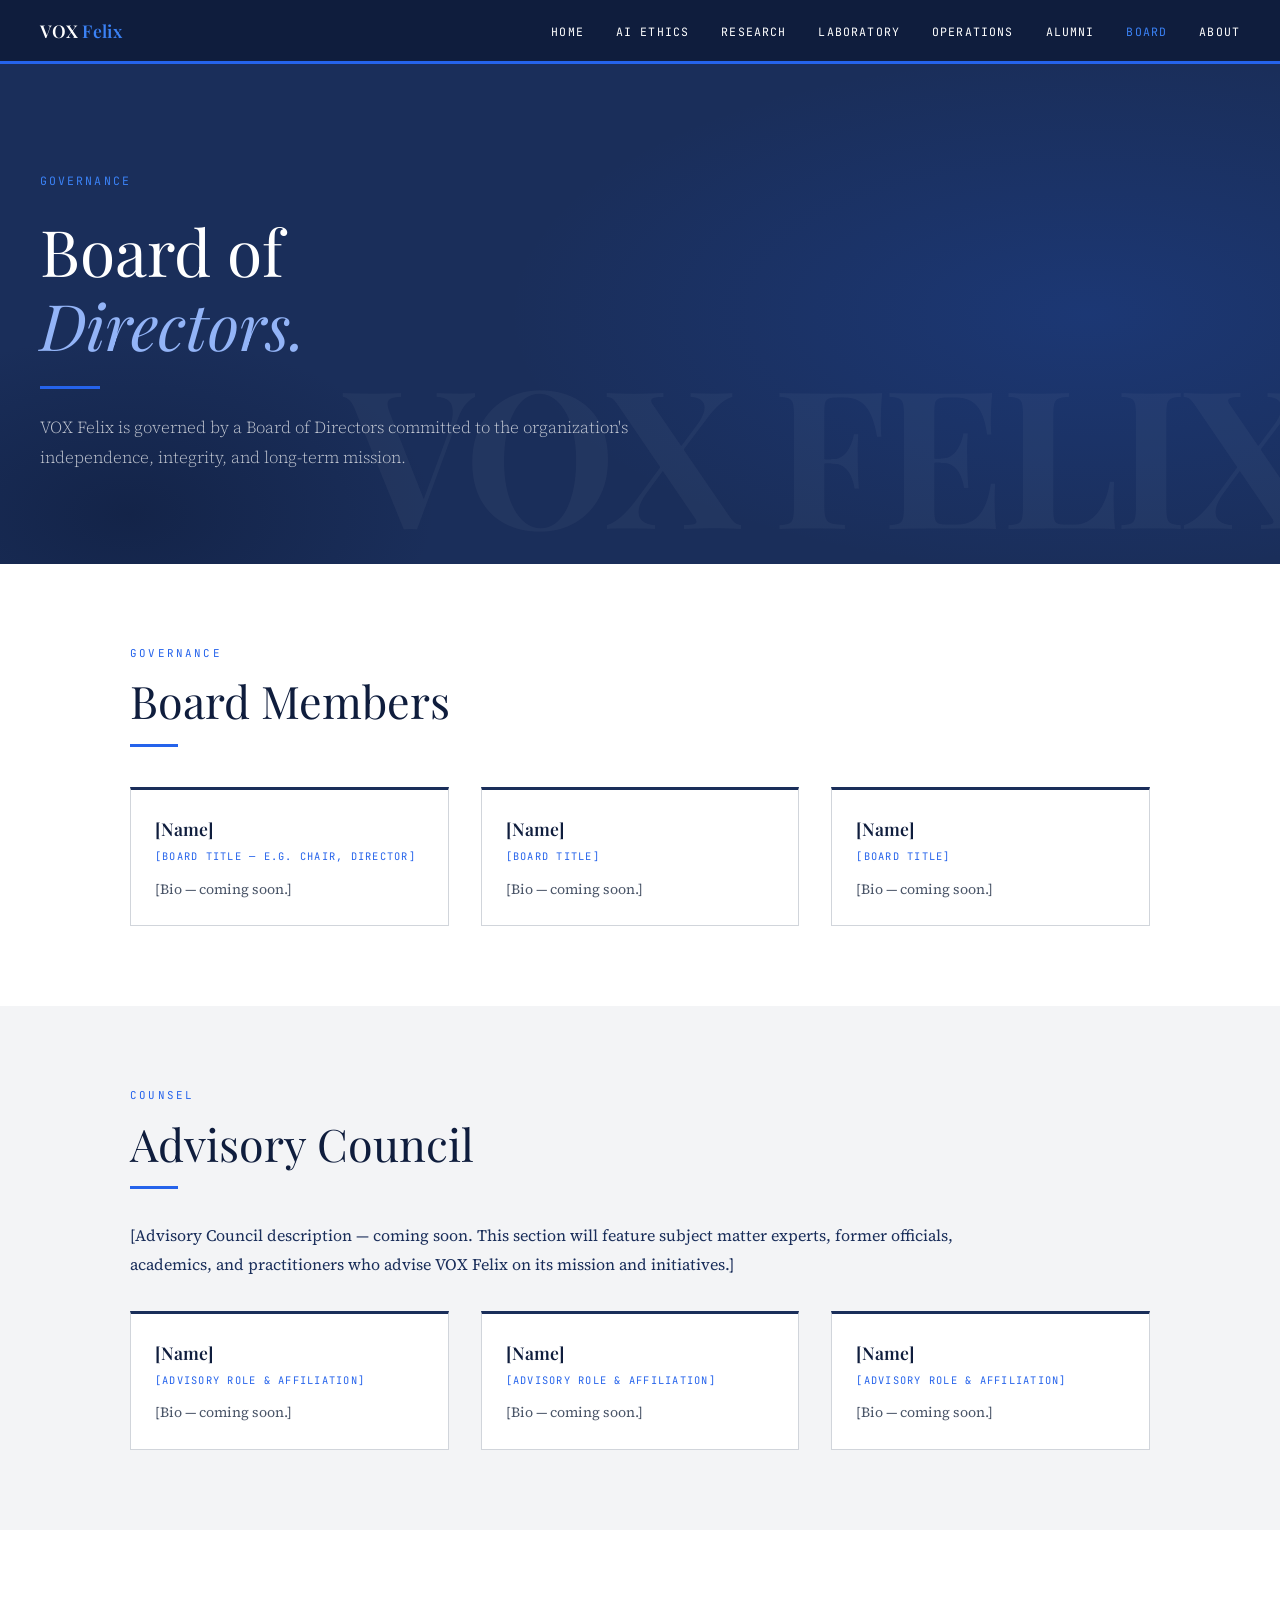
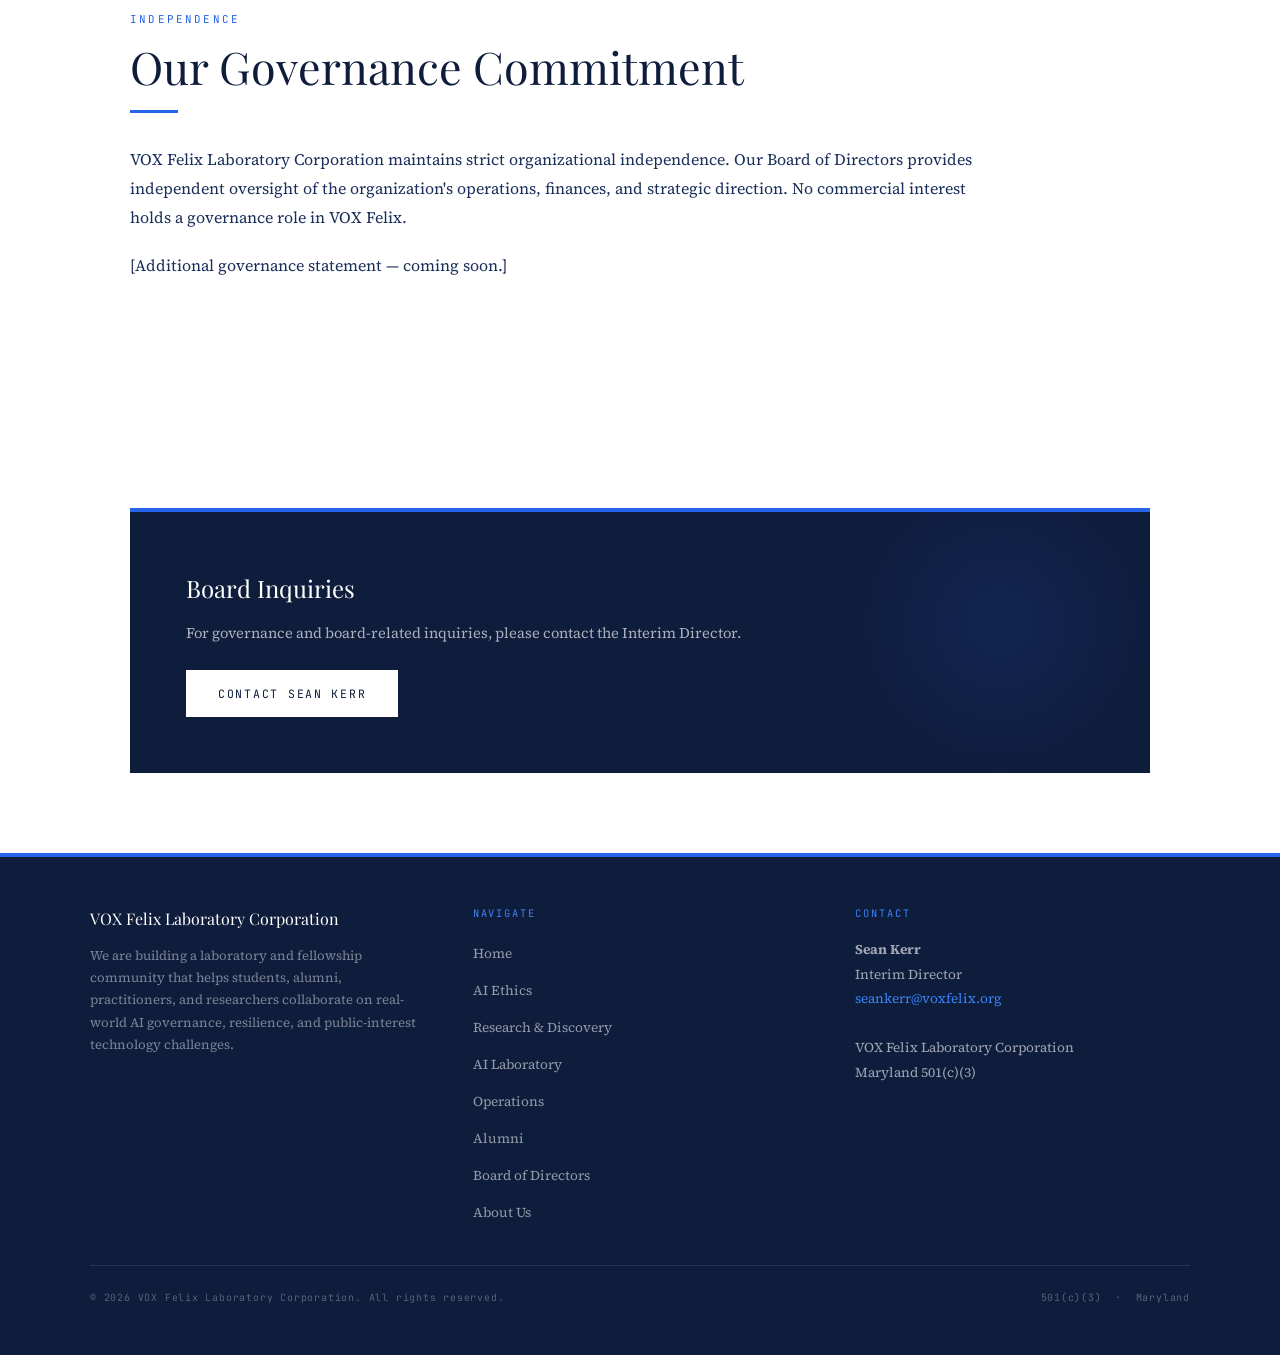
<file: board.html>
<!DOCTYPE html>
<html lang="en">
<head>
  <meta charset="UTF-8">
  <meta name="viewport" content="width=device-width, initial-scale=1.0">
  <title>Board of Directors — VOX Felix Laboratory Corporation</title>
  <link rel="stylesheet" href="styles.css">
</head>
<body class="page-body">

  <nav>
    <a href="index.html" class="nav-brand">VOX <span>Felix</span></a>
    <ul class="nav-links" id="navLinks">
      <li><a href="index.html">Home</a></li>
      <li><a href="ai-ethics.html">AI Ethics</a></li>
      <li><a href="research.html">Research</a></li>
      <li><a href="laboratory.html">Laboratory</a></li>
      <li><a href="operations.html">Operations</a></li>
      <li><a href="alumni.html">Alumni</a></li>
      <li><a href="board.html" class="active">Board</a></li>
      <li><a href="about.html">About</a></li>
    </ul>
    <button class="nav-toggle" onclick="document.getElementById('navLinks').classList.toggle('open')" aria-label="Menu">
      <span></span><span></span><span></span>
    </button>
  </nav>

  <section class="hero">
    <div class="hero-inner">
      <p class="hero-eyebrow fade-up">Governance</p>
      <h1 class="fade-up-1">Board of<br><em>Directors.</em></h1>
      <div class="hero-rule fade-up-2"></div>
      <p class="hero-sub fade-up-3">VOX Felix is governed by a Board of Directors committed to the organization's independence, integrity, and long-term mission.</p>
    </div>
  </section>

  <!-- BOARD MEMBERS -->
  <div class="section">
    <p class="section-label">Governance</p>
    <h2 class="section-title">Board Members</h2>
    <div class="title-rule"></div>
    <div class="team-grid">

      <!-- BOARD MEMBER TEMPLATE — duplicate and populate as needed -->
      <div class="team-card">
        <div class="name">[Name]</div>
        <div class="role">[Board Title — e.g. Chair, Director]</div>
        <div class="bio">[Bio — coming soon.]</div>
      </div>
      <div class="team-card">
        <div class="name">[Name]</div>
        <div class="role">[Board Title]</div>
        <div class="bio">[Bio — coming soon.]</div>
      </div>
      <div class="team-card">
        <div class="name">[Name]</div>
        <div class="role">[Board Title]</div>
        <div class="bio">[Bio — coming soon.]</div>
      </div>
      <!-- END TEMPLATE -->

    </div>
  </div>

  <!-- ADVISORS -->
  <div class="section-alt">
    <div class="section">
      <p class="section-label">Counsel</p>
      <h2 class="section-title">Advisory Council</h2>
      <div class="title-rule"></div>
      <div class="prose prose-wide">
        <p>[Advisory Council description — coming soon. This section will feature subject matter experts, former officials, academics, and practitioners who advise VOX Felix on its mission and initiatives.]</p>
      </div>
      <div class="team-grid" style="margin-top:2rem;">
        <div class="team-card">
          <div class="name">[Name]</div>
          <div class="role">[Advisory Role &amp; Affiliation]</div>
          <div class="bio">[Bio — coming soon.]</div>
        </div>
        <div class="team-card">
          <div class="name">[Name]</div>
          <div class="role">[Advisory Role &amp; Affiliation]</div>
          <div class="bio">[Bio — coming soon.]</div>
        </div>
        <div class="team-card">
          <div class="name">[Name]</div>
          <div class="role">[Advisory Role &amp; Affiliation]</div>
          <div class="bio">[Bio — coming soon.]</div>
        </div>
      </div>
    </div>
  </div>

  <!-- GOVERNANCE NOTE -->
  <div class="section">
    <p class="section-label">Independence</p>
    <h2 class="section-title">Our Governance Commitment</h2>
    <div class="title-rule"></div>
    <div class="prose prose-wide">
      <p>VOX Felix Laboratory Corporation maintains strict organizational independence. Our Board of Directors provides independent oversight of the organization's operations, finances, and strategic direction. No commercial interest holds a governance role in VOX Felix.</p>
      <p>[Additional governance statement — coming soon.]</p>
    </div>
  </div>

  <!-- CTA -->
  <div class="section">
    <div class="cta-block">
      <h3>Board Inquiries</h3>
      <p>For governance and board-related inquiries, please contact the Interim Director.</p>
      <a href="mailto:seankerr@voxfelix.org" class="btn btn-gold">Contact Sean Kerr</a>
    </div>
  </div>

  <footer>
    <div class="footer-inner">
      <div>
        <div class="footer-brand">VOX Felix Laboratory Corporation</div>
        <div class="footer-tagline">We are building a laboratory and fellowship community that helps students, alumni, practitioners, and researchers collaborate on real-world AI governance, resilience, and public-interest technology challenges.</div>
      </div>
      <div>
        <div class="footer-heading">Navigate</div>
        <ul class="footer-links">
          <li><a href="index.html">Home</a></li>
          <li><a href="ai-ethics.html">AI Ethics</a></li>
          <li><a href="research.html">Research &amp; Discovery</a></li>
          <li><a href="laboratory.html">AI Laboratory</a></li>
          <li><a href="operations.html">Operations</a></li>
          <li><a href="alumni.html">Alumni</a></li>
          <li><a href="board.html">Board of Directors</a></li>
          <li><a href="about.html">About Us</a></li>
        </ul>
      </div>
      <div>
        <div class="footer-heading">Contact</div>
        <div class="footer-contact">
          <strong style="color:var(--cream);">Sean Kerr</strong><br>
          Interim Director<br>
          <a href="mailto:seankerr@voxfelix.org">seankerr@voxfelix.org</a><br><br>
          VOX Felix Laboratory Corporation<br>
          Maryland 501(c)(3)
        </div>
      </div>
    </div>
    <div class="footer-bottom">
      <span>© 2026 VOX Felix Laboratory Corporation. All rights reserved.</span>
      <span>501(c)(3) &nbsp;·&nbsp; Maryland</span>
    </div>
  </footer>

</body>
</html>
</file>
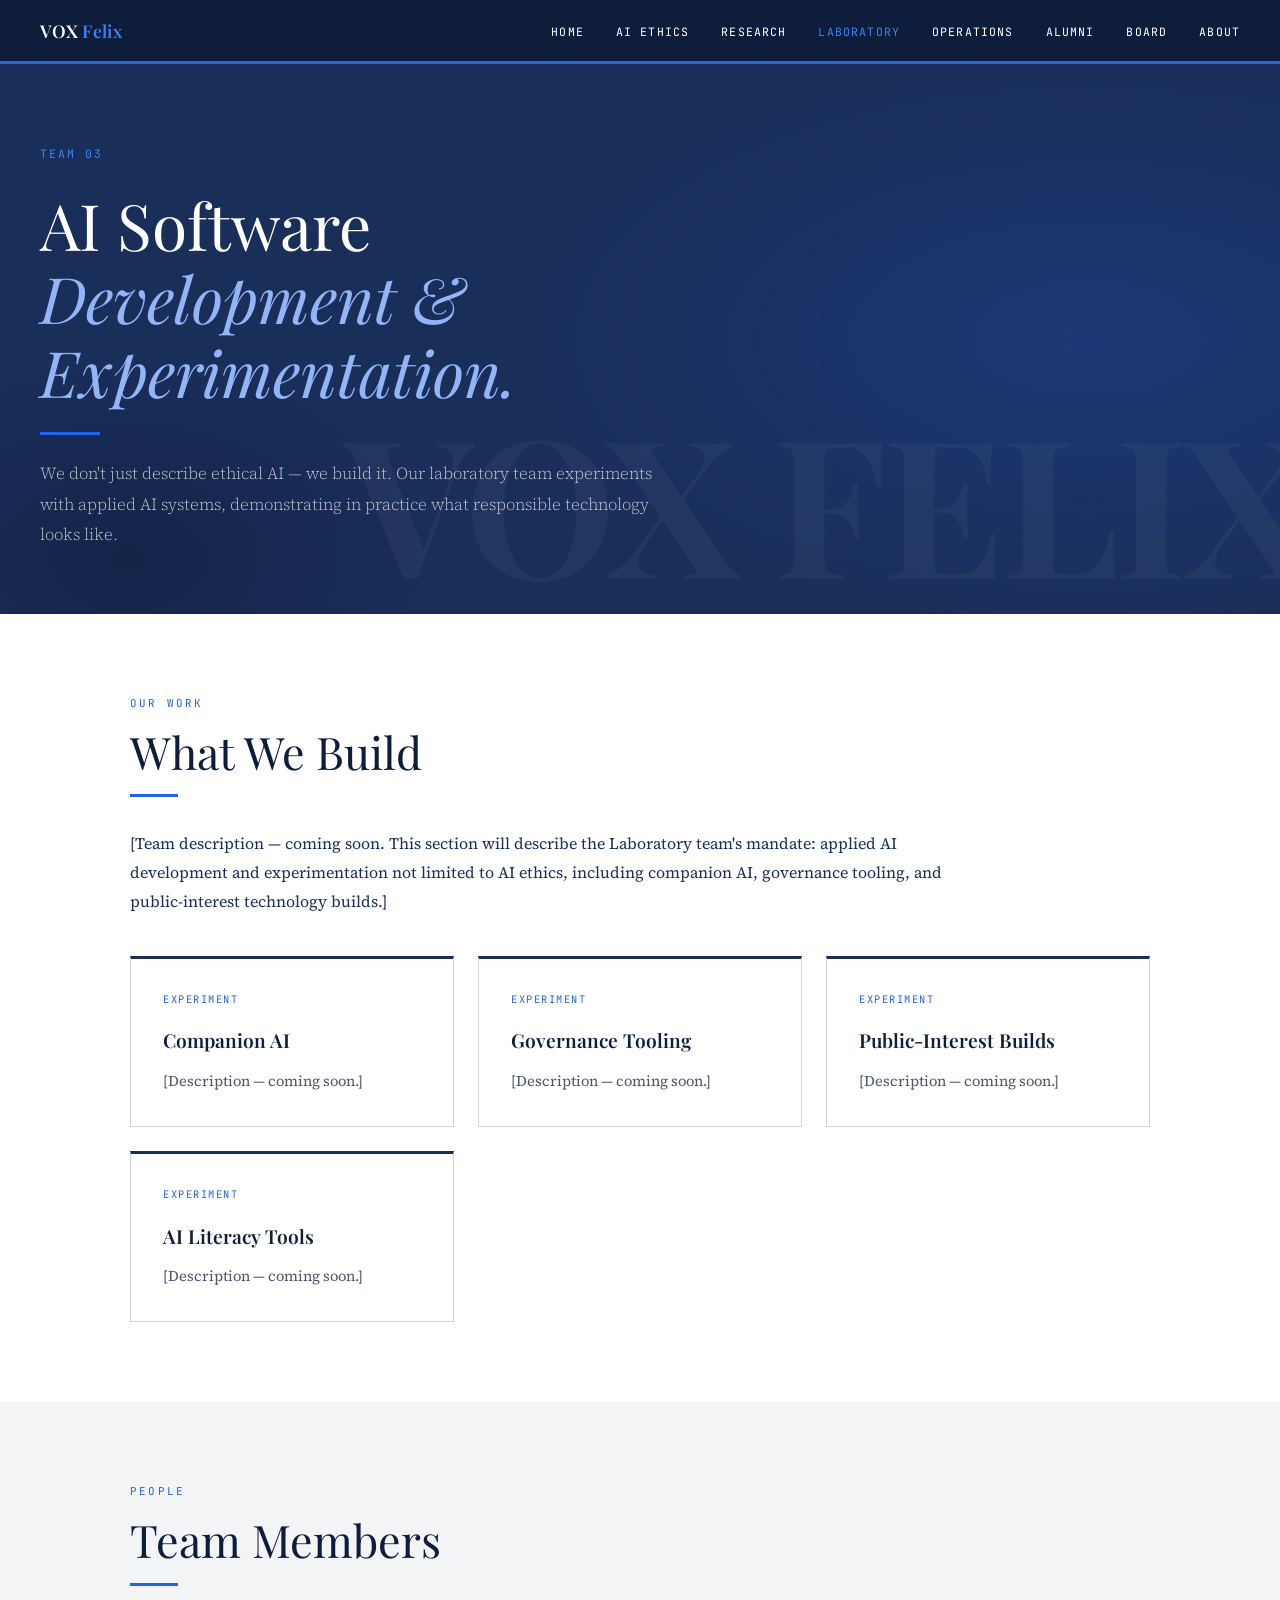
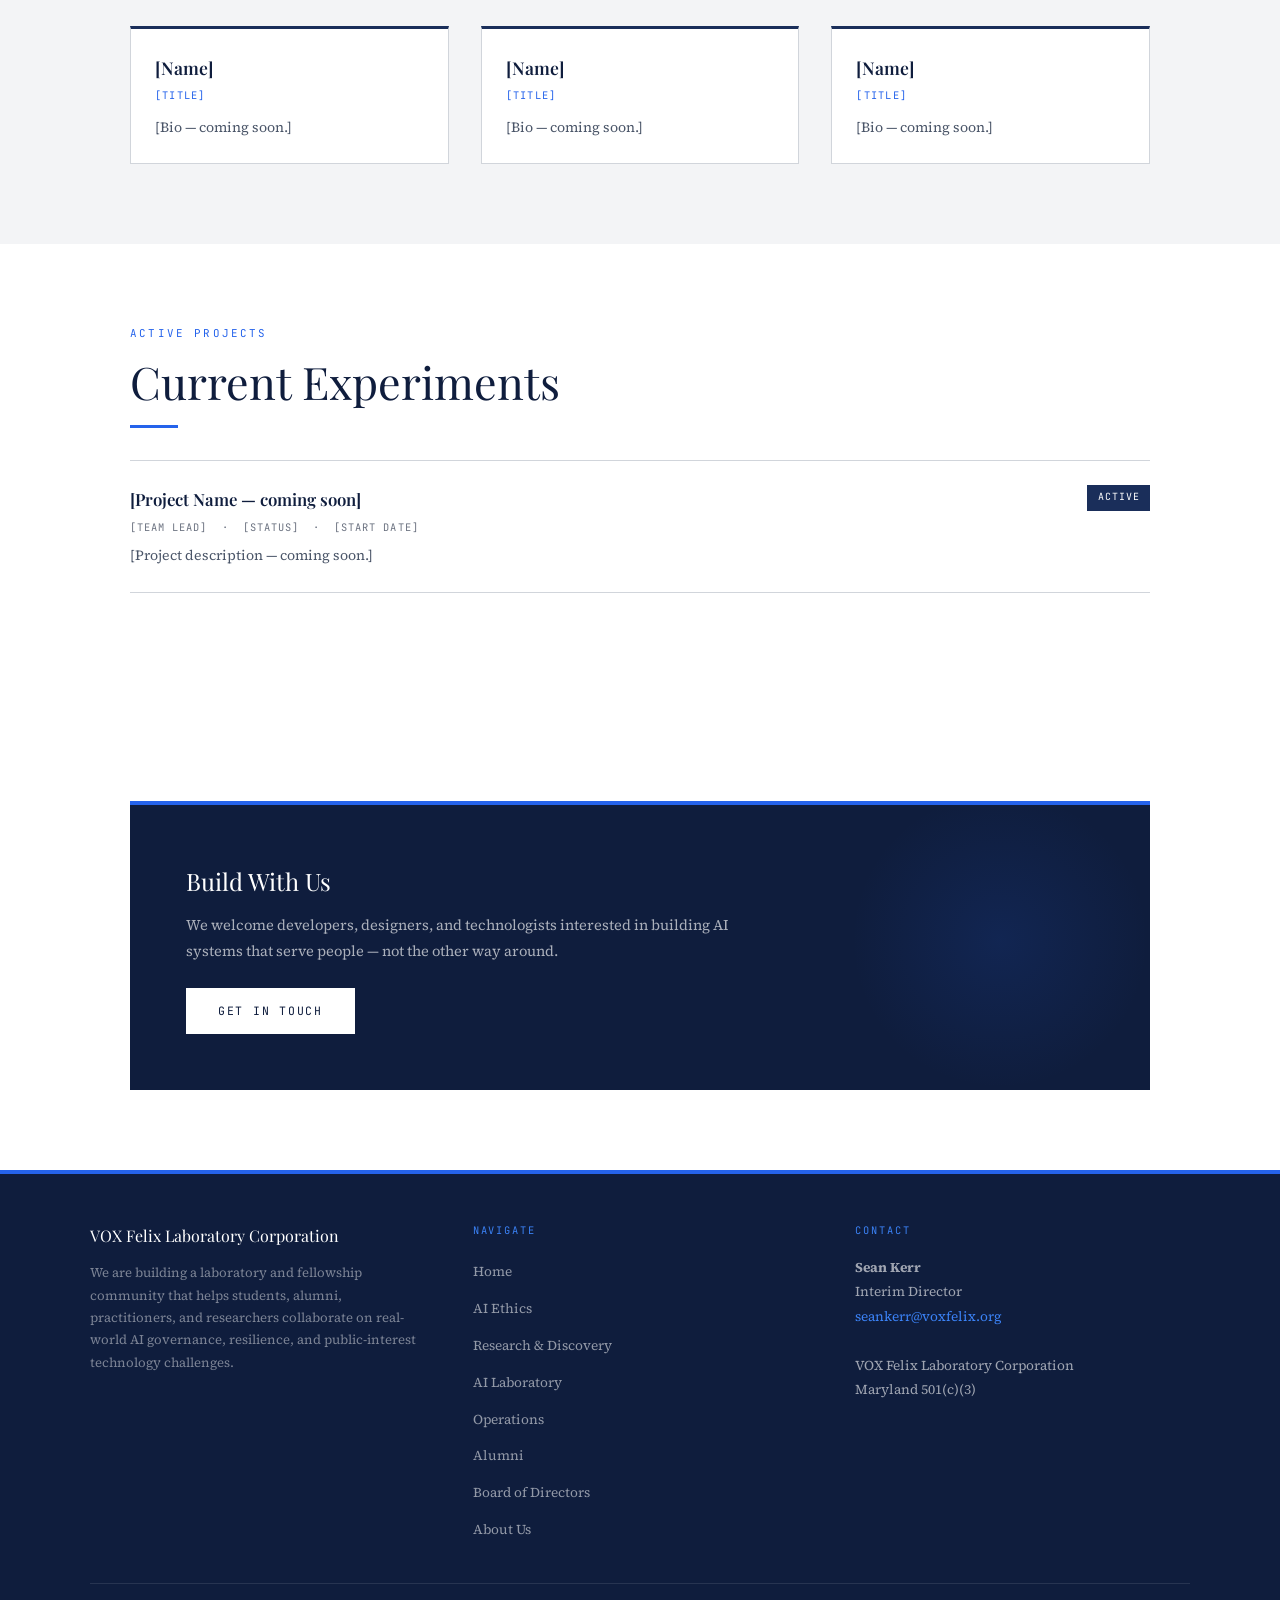
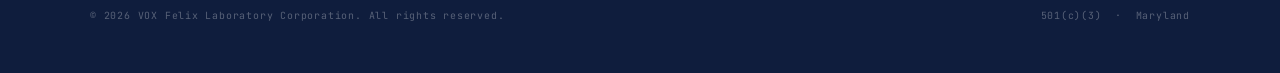
<file: laboratory.html>
<!DOCTYPE html>
<html lang="en">
<head>
  <meta charset="UTF-8">
  <meta name="viewport" content="width=device-width, initial-scale=1.0">
  <title>AI Laboratory — VOX Felix Laboratory Corporation</title>
  <link rel="stylesheet" href="styles.css">
</head>
<body class="page-body">

  <nav>
    <a href="index.html" class="nav-brand">VOX <span>Felix</span></a>
    <ul class="nav-links" id="navLinks">
      <li><a href="index.html">Home</a></li>
      <li><a href="ai-ethics.html">AI Ethics</a></li>
      <li><a href="research.html">Research</a></li>
      <li><a href="laboratory.html" class="active">Laboratory</a></li>
      <li><a href="operations.html">Operations</a></li>
      <li><a href="alumni.html">Alumni</a></li>
      <li><a href="board.html">Board</a></li>
      <li><a href="about.html">About</a></li>
    </ul>
    <button class="nav-toggle" onclick="document.getElementById('navLinks').classList.toggle('open')" aria-label="Menu">
      <span></span><span></span><span></span>
    </button>
  </nav>

  <section class="hero">
    <div class="hero-inner">
      <p class="hero-eyebrow fade-up">Team 03</p>
      <h1 class="fade-up-1">AI Software<br><em>Development &amp; Experimentation.</em></h1>
      <div class="hero-rule fade-up-2"></div>
      <p class="hero-sub fade-up-3">We don't just describe ethical AI — we build it. Our laboratory team experiments with applied AI systems, demonstrating in practice what responsible technology looks like.</p>
    </div>
  </section>

  <!-- ABOUT -->
  <div class="section">
    <p class="section-label">Our Work</p>
    <h2 class="section-title">What We Build</h2>
    <div class="title-rule"></div>
    <div class="prose prose-wide">
      <p>[Team description — coming soon. This section will describe the Laboratory team's mandate: applied AI development and experimentation not limited to AI ethics, including companion AI, governance tooling, and public-interest technology builds.]</p>
    </div>
    <div class="card-grid" style="margin-top:2.5rem;">
      <div class="card">
        <div class="card-icon">Experiment</div>
        <h3>Companion AI</h3>
        <p>[Description — coming soon.]</p>
      </div>
      <div class="card">
        <div class="card-icon">Experiment</div>
        <h3>Governance Tooling</h3>
        <p>[Description — coming soon.]</p>
      </div>
      <div class="card">
        <div class="card-icon">Experiment</div>
        <h3>Public-Interest Builds</h3>
        <p>[Description — coming soon.]</p>
      </div>
      <div class="card">
        <div class="card-icon">Experiment</div>
        <h3>AI Literacy Tools</h3>
        <p>[Description — coming soon.]</p>
      </div>
    </div>
  </div>

  <!-- TEAM -->
  <div class="section-alt">
    <div class="section">
      <p class="section-label">People</p>
      <h2 class="section-title">Team Members</h2>
      <div class="title-rule"></div>
      <div class="team-grid">
        <div class="team-card">
          <div class="name">[Name]</div>
          <div class="role">[Title]</div>
          <div class="bio">[Bio — coming soon.]</div>
        </div>
        <div class="team-card">
          <div class="name">[Name]</div>
          <div class="role">[Title]</div>
          <div class="bio">[Bio — coming soon.]</div>
        </div>
        <div class="team-card">
          <div class="name">[Name]</div>
          <div class="role">[Title]</div>
          <div class="bio">[Bio — coming soon.]</div>
        </div>
      </div>
    </div>
  </div>

  <!-- ACTIVE PROJECTS -->
  <div class="section">
    <p class="section-label">Active Projects</p>
    <h2 class="section-title">Current Experiments</h2>
    <div class="title-rule"></div>
    <div class="pub-list">
      <div class="pub-item">
        <div>
          <div class="pub-title">[Project Name — coming soon]</div>
          <div class="pub-meta">[Team Lead] &nbsp;·&nbsp; [Status] &nbsp;·&nbsp; [Start Date]</div>
          <div class="pub-abstract">[Project description — coming soon.]</div>
        </div>
        <span class="pub-badge">Active</span>
      </div>
    </div>
  </div>

  <!-- CTA -->
  <div class="section">
    <div class="cta-block">
      <h3>Build With Us</h3>
      <p>We welcome developers, designers, and technologists interested in building AI systems that serve people — not the other way around.</p>
      <a href="mailto:seankerr@voxfelix.org" class="btn btn-gold">Get in Touch</a>
    </div>
  </div>

  <footer>
    <div class="footer-inner">
      <div>
        <div class="footer-brand">VOX Felix Laboratory Corporation</div>
        <div class="footer-tagline">We are building a laboratory and fellowship community that helps students, alumni, practitioners, and researchers collaborate on real-world AI governance, resilience, and public-interest technology challenges.</div>
      </div>
      <div>
        <div class="footer-heading">Navigate</div>
        <ul class="footer-links">
          <li><a href="index.html">Home</a></li>
          <li><a href="ai-ethics.html">AI Ethics</a></li>
          <li><a href="research.html">Research &amp; Discovery</a></li>
          <li><a href="laboratory.html">AI Laboratory</a></li>
          <li><a href="operations.html">Operations</a></li>
          <li><a href="alumni.html">Alumni</a></li>
          <li><a href="board.html">Board of Directors</a></li>
          <li><a href="about.html">About Us</a></li>
        </ul>
      </div>
      <div>
        <div class="footer-heading">Contact</div>
        <div class="footer-contact">
          <strong style="color:var(--cream);">Sean Kerr</strong><br>
          Interim Director<br>
          <a href="mailto:seankerr@voxfelix.org">seankerr@voxfelix.org</a><br><br>
          VOX Felix Laboratory Corporation<br>
          Maryland 501(c)(3)
        </div>
      </div>
    </div>
    <div class="footer-bottom">
      <span>© 2026 VOX Felix Laboratory Corporation. All rights reserved.</span>
      <span>501(c)(3) &nbsp;·&nbsp; Maryland</span>
    </div>
  </footer>

</body>
</html>
</file>
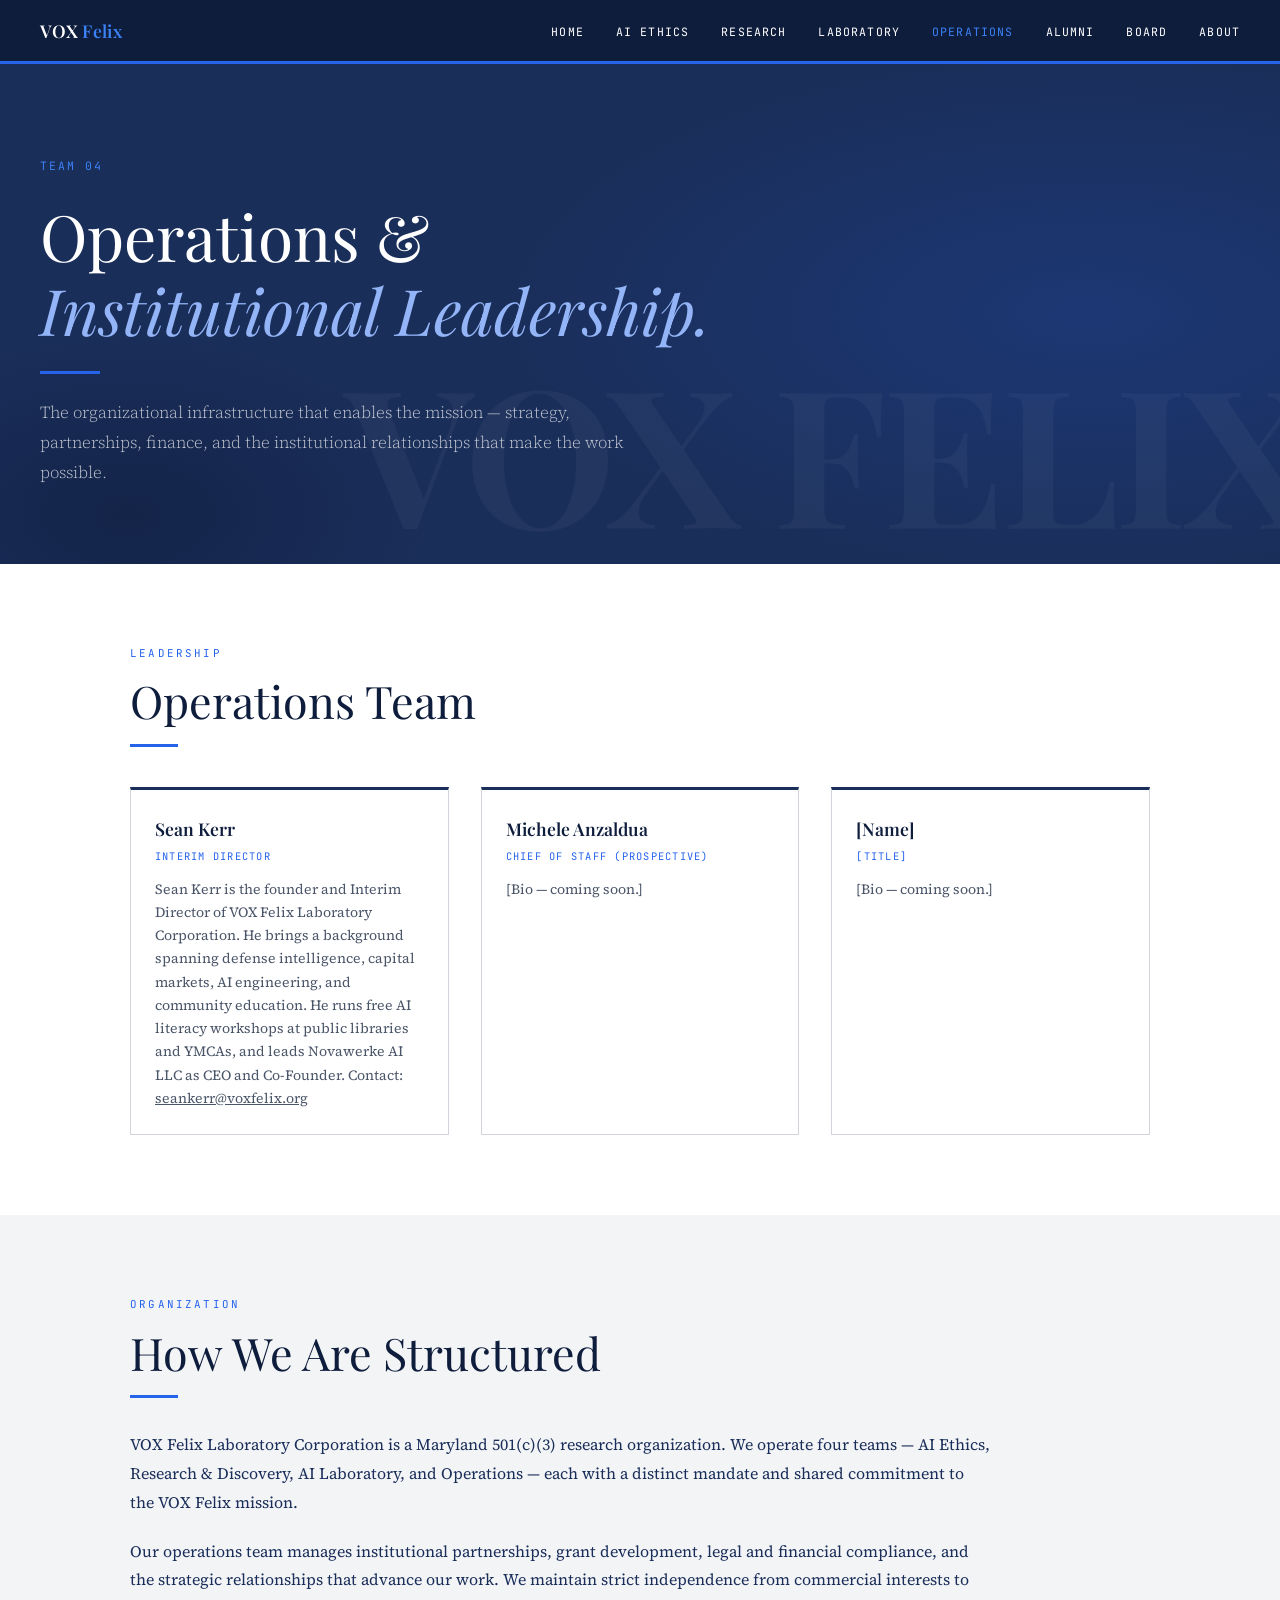
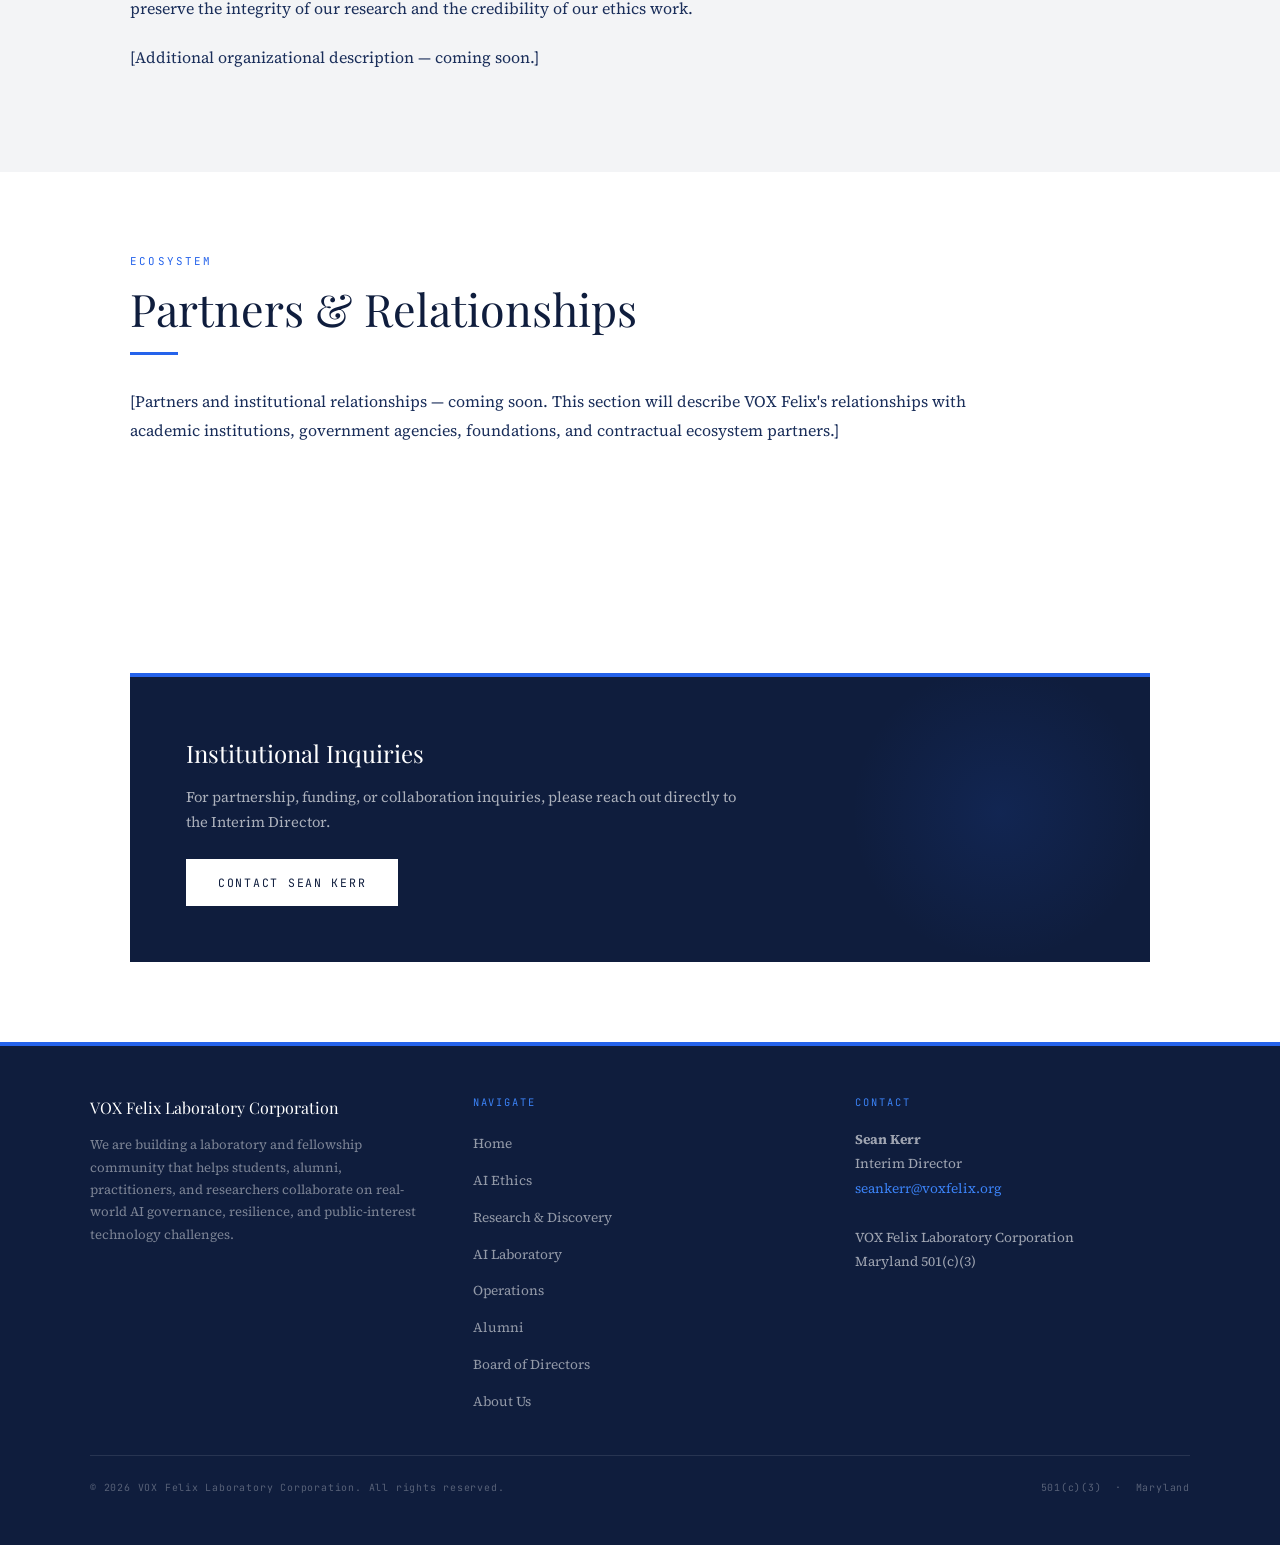
<file: operations.html>
<!DOCTYPE html>
<html lang="en">
<head>
  <meta charset="UTF-8">
  <meta name="viewport" content="width=device-width, initial-scale=1.0">
  <title>Operations — VOX Felix Laboratory Corporation</title>
  <link rel="stylesheet" href="styles.css">
</head>
<body class="page-body">

  <nav>
    <a href="index.html" class="nav-brand">VOX <span>Felix</span></a>
    <ul class="nav-links" id="navLinks">
      <li><a href="index.html">Home</a></li>
      <li><a href="ai-ethics.html">AI Ethics</a></li>
      <li><a href="research.html">Research</a></li>
      <li><a href="laboratory.html">Laboratory</a></li>
      <li><a href="operations.html" class="active">Operations</a></li>
      <li><a href="alumni.html">Alumni</a></li>
      <li><a href="board.html">Board</a></li>
      <li><a href="about.html">About</a></li>
    </ul>
    <button class="nav-toggle" onclick="document.getElementById('navLinks').classList.toggle('open')" aria-label="Menu">
      <span></span><span></span><span></span>
    </button>
  </nav>

  <section class="hero">
    <div class="hero-inner">
      <p class="hero-eyebrow fade-up">Team 04</p>
      <h1 class="fade-up-1">Operations &amp;<br><em>Institutional Leadership.</em></h1>
      <div class="hero-rule fade-up-2"></div>
      <p class="hero-sub fade-up-3">The organizational infrastructure that enables the mission — strategy, partnerships, finance, and the institutional relationships that make the work possible.</p>
    </div>
  </section>

  <!-- LEADERSHIP -->
  <div class="section">
    <p class="section-label">Leadership</p>
    <h2 class="section-title">Operations Team</h2>
    <div class="title-rule"></div>
    <div class="team-grid">
      <div class="team-card">
        <div class="name">Sean Kerr</div>
        <div class="role">Interim Director</div>
        <div class="bio">Sean Kerr is the founder and Interim Director of VOX Felix Laboratory Corporation. He brings a background spanning defense intelligence, capital markets, AI engineering, and community education. He runs free AI literacy workshops at public libraries and YMCAs, and leads Novawerke AI LLC as CEO and Co-Founder. Contact: <a href="mailto:seankerr@voxfelix.org" style="color:var(--gold);">seankerr@voxfelix.org</a></div>
      </div>
      <div class="team-card">
        <div class="name">Michele Anzaldua</div>
        <div class="role">Chief of Staff (Prospective)</div>
        <div class="bio">[Bio — coming soon.]</div>
      </div>
      <div class="team-card">
        <div class="name">[Name]</div>
        <div class="role">[Title]</div>
        <div class="bio">[Bio — coming soon.]</div>
      </div>
    </div>
  </div>

  <!-- STRUCTURE -->
  <div class="section-alt">
    <div class="section">
      <p class="section-label">Organization</p>
      <h2 class="section-title">How We Are Structured</h2>
      <div class="title-rule"></div>
      <div class="prose prose-wide">
        <p>VOX Felix Laboratory Corporation is a Maryland 501(c)(3) research organization. We operate four teams — AI Ethics, Research &amp; Discovery, AI Laboratory, and Operations — each with a distinct mandate and shared commitment to the VOX Felix mission.</p>
        <p>Our operations team manages institutional partnerships, grant development, legal and financial compliance, and the strategic relationships that advance our work. We maintain strict independence from commercial interests to preserve the integrity of our research and the credibility of our ethics work.</p>
        <p>[Additional organizational description — coming soon.]</p>
      </div>
    </div>
  </div>

  <!-- PARTNERS -->
  <div class="section">
    <p class="section-label">Ecosystem</p>
    <h2 class="section-title">Partners &amp; Relationships</h2>
    <div class="title-rule"></div>
    <div class="prose prose-wide">
      <p>[Partners and institutional relationships — coming soon. This section will describe VOX Felix's relationships with academic institutions, government agencies, foundations, and contractual ecosystem partners.]</p>
    </div>
  </div>

  <!-- CTA -->
  <div class="section">
    <div class="cta-block">
      <h3>Institutional Inquiries</h3>
      <p>For partnership, funding, or collaboration inquiries, please reach out directly to the Interim Director.</p>
      <a href="mailto:seankerr@voxfelix.org" class="btn btn-gold">Contact Sean Kerr</a>
    </div>
  </div>

  <footer>
    <div class="footer-inner">
      <div>
        <div class="footer-brand">VOX Felix Laboratory Corporation</div>
        <div class="footer-tagline">We are building a laboratory and fellowship community that helps students, alumni, practitioners, and researchers collaborate on real-world AI governance, resilience, and public-interest technology challenges.</div>
      </div>
      <div>
        <div class="footer-heading">Navigate</div>
        <ul class="footer-links">
          <li><a href="index.html">Home</a></li>
          <li><a href="ai-ethics.html">AI Ethics</a></li>
          <li><a href="research.html">Research &amp; Discovery</a></li>
          <li><a href="laboratory.html">AI Laboratory</a></li>
          <li><a href="operations.html">Operations</a></li>
          <li><a href="alumni.html">Alumni</a></li>
          <li><a href="board.html">Board of Directors</a></li>
          <li><a href="about.html">About Us</a></li>
        </ul>
      </div>
      <div>
        <div class="footer-heading">Contact</div>
        <div class="footer-contact">
          <strong style="color:var(--cream);">Sean Kerr</strong><br>
          Interim Director<br>
          <a href="mailto:seankerr@voxfelix.org">seankerr@voxfelix.org</a><br><br>
          VOX Felix Laboratory Corporation<br>
          Maryland 501(c)(3)
        </div>
      </div>
    </div>
    <div class="footer-bottom">
      <span>© 2026 VOX Felix Laboratory Corporation. All rights reserved.</span>
      <span>501(c)(3) &nbsp;·&nbsp; Maryland</span>
    </div>
  </footer>

</body>
</html>
</file>
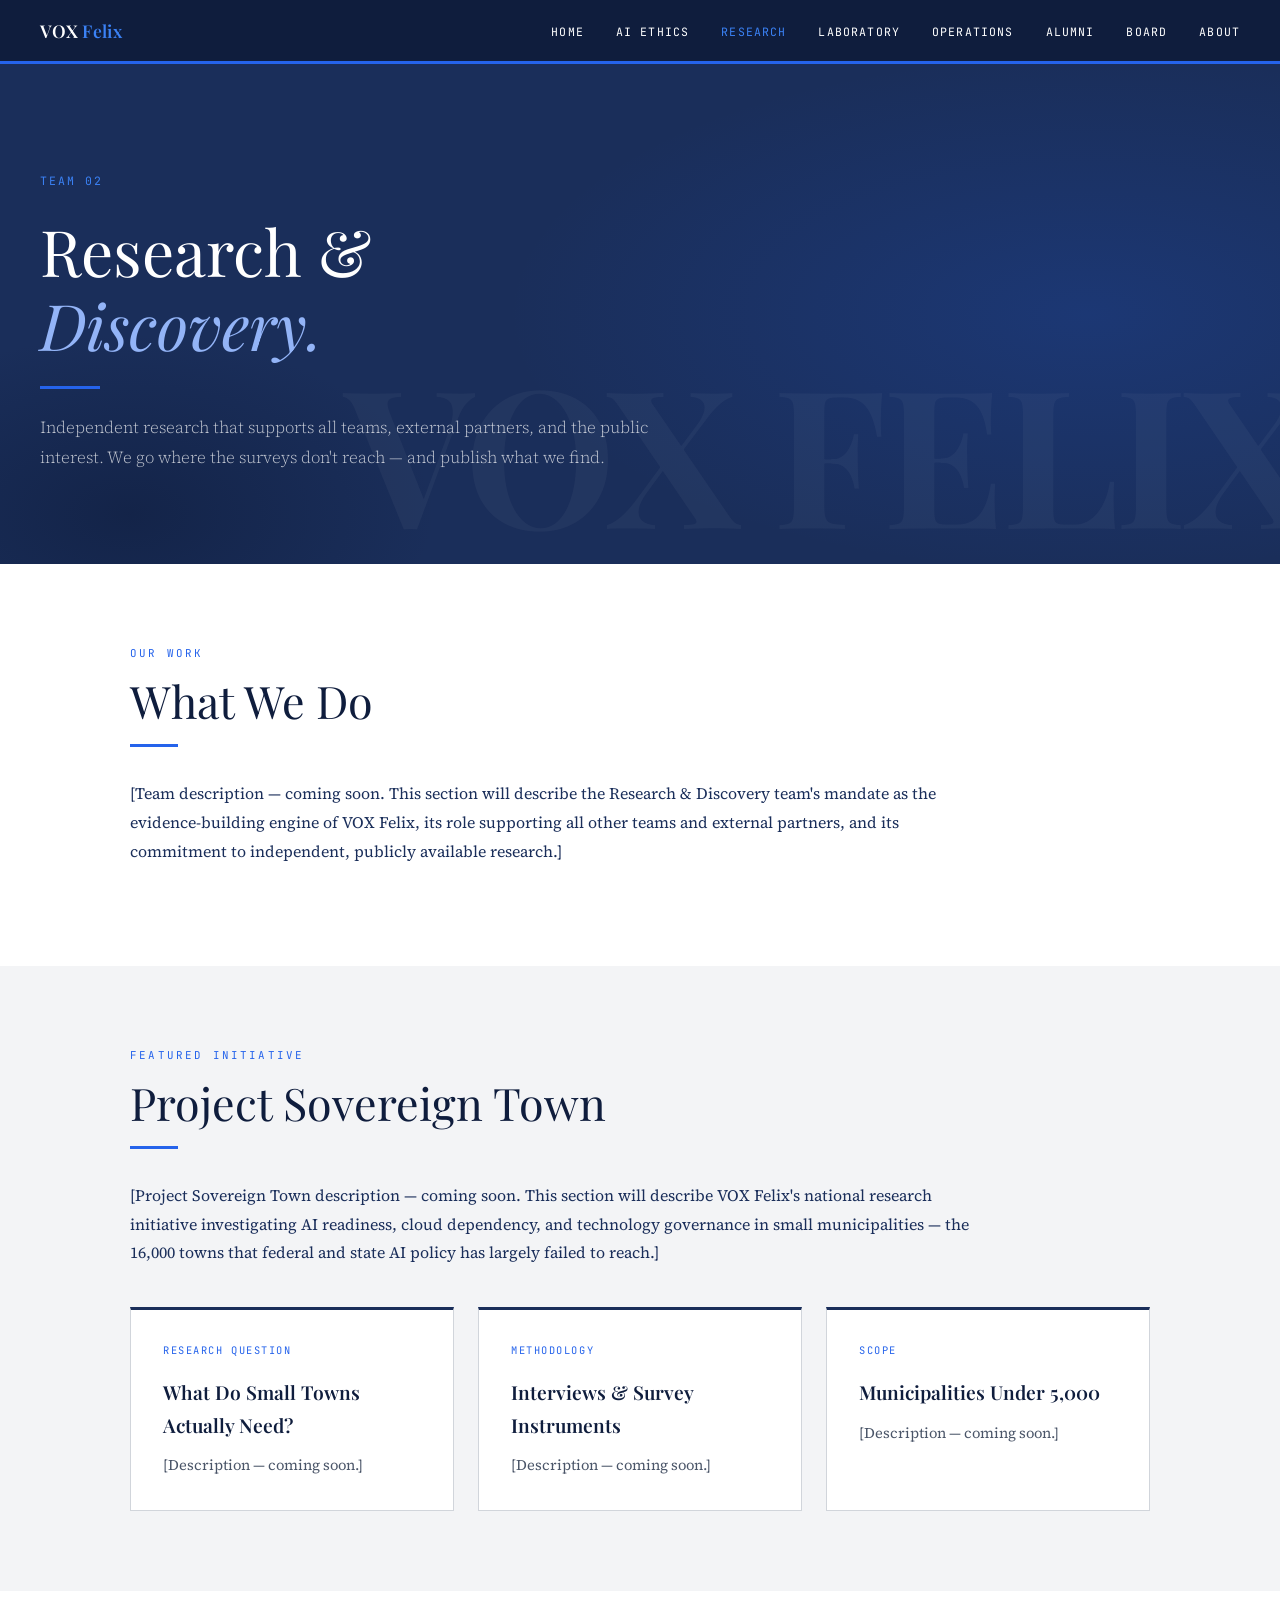
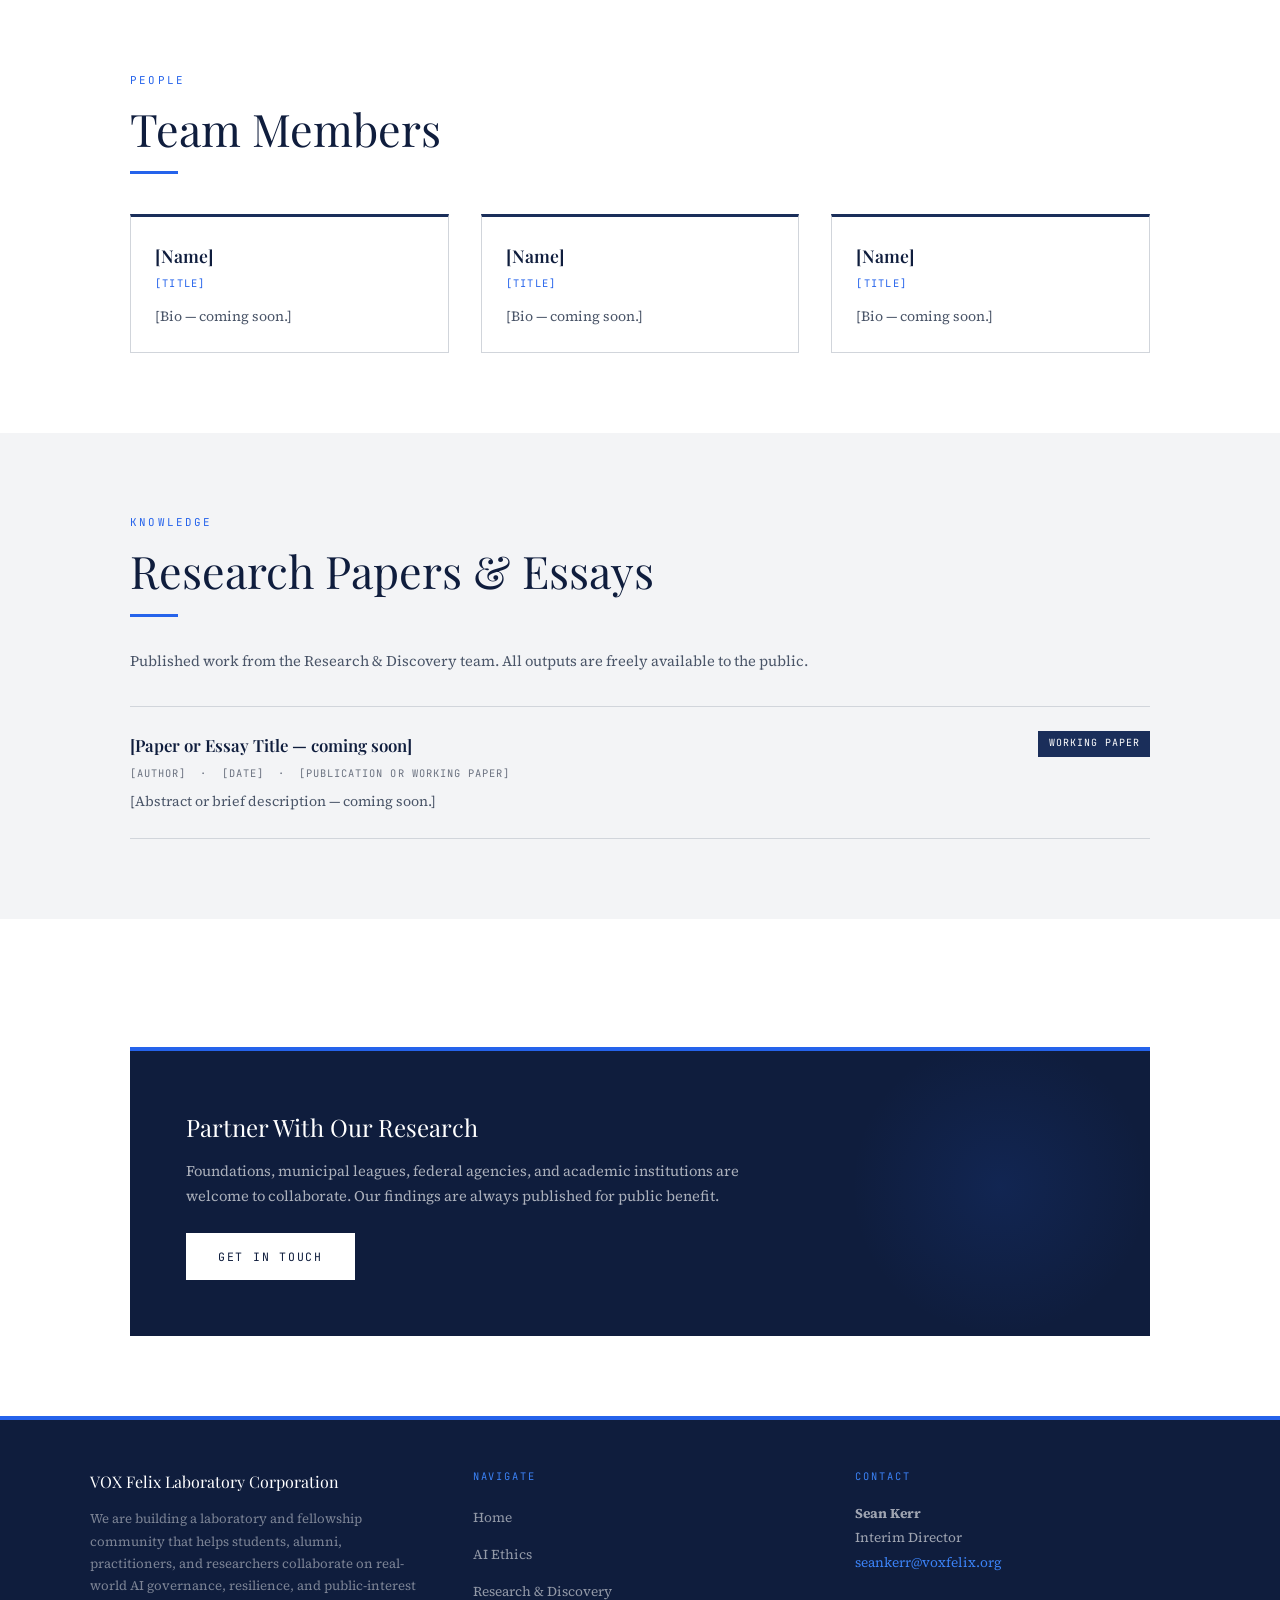
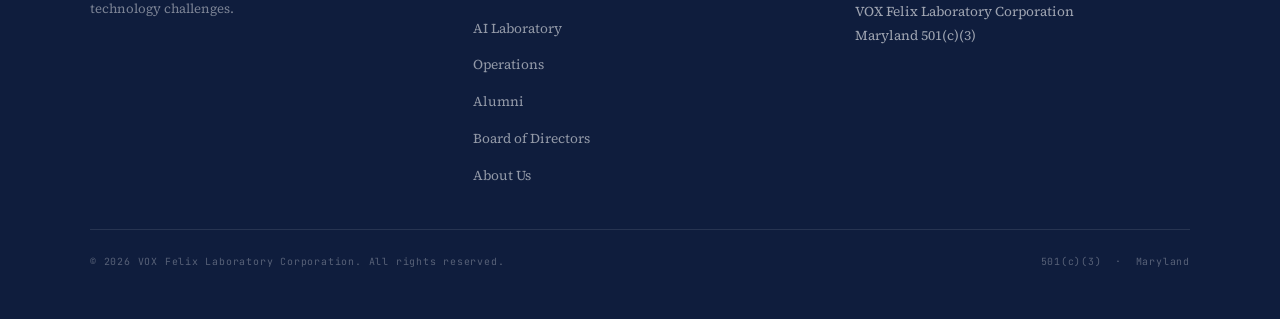
<file: research.html>
<!DOCTYPE html>
<html lang="en">
<head>
  <meta charset="UTF-8">
  <meta name="viewport" content="width=device-width, initial-scale=1.0">
  <title>Research &amp; Discovery — VOX Felix Laboratory Corporation</title>
  <link rel="stylesheet" href="styles.css">
</head>
<body class="page-body">

  <nav>
    <a href="index.html" class="nav-brand">VOX <span>Felix</span></a>
    <ul class="nav-links" id="navLinks">
      <li><a href="index.html">Home</a></li>
      <li><a href="ai-ethics.html">AI Ethics</a></li>
      <li><a href="research.html" class="active">Research</a></li>
      <li><a href="laboratory.html">Laboratory</a></li>
      <li><a href="operations.html">Operations</a></li>
      <li><a href="alumni.html">Alumni</a></li>
      <li><a href="board.html">Board</a></li>
      <li><a href="about.html">About</a></li>
    </ul>
    <button class="nav-toggle" onclick="document.getElementById('navLinks').classList.toggle('open')" aria-label="Menu">
      <span></span><span></span><span></span>
    </button>
  </nav>

  <section class="hero">
    <div class="hero-inner">
      <p class="hero-eyebrow fade-up">Team 02</p>
      <h1 class="fade-up-1">Research &amp;<br><em>Discovery.</em></h1>
      <div class="hero-rule fade-up-2"></div>
      <p class="hero-sub fade-up-3">Independent research that supports all teams, external partners, and the public interest. We go where the surveys don't reach — and publish what we find.</p>
    </div>
  </section>

  <!-- ABOUT -->
  <div class="section">
    <p class="section-label">Our Work</p>
    <h2 class="section-title">What We Do</h2>
    <div class="title-rule"></div>
    <div class="prose prose-wide">
      <p>[Team description — coming soon. This section will describe the Research &amp; Discovery team's mandate as the evidence-building engine of VOX Felix, its role supporting all other teams and external partners, and its commitment to independent, publicly available research.]</p>
    </div>
  </div>

  <!-- PROJECT SOVEREIGN TOWN -->
  <div class="section-alt">
    <div class="section">
      <p class="section-label">Featured Initiative</p>
      <h2 class="section-title">Project Sovereign Town</h2>
      <div class="title-rule"></div>
      <div class="prose prose-wide">
        <p>[Project Sovereign Town description — coming soon. This section will describe VOX Felix's national research initiative investigating AI readiness, cloud dependency, and technology governance in small municipalities — the 16,000 towns that federal and state AI policy has largely failed to reach.]</p>
      </div>
      <div class="card-grid" style="margin-top:2.5rem;">
        <div class="card">
          <div class="card-icon">Research Question</div>
          <h3>What Do Small Towns Actually Need?</h3>
          <p>[Description — coming soon.]</p>
        </div>
        <div class="card">
          <div class="card-icon">Methodology</div>
          <h3>Interviews &amp; Survey Instruments</h3>
          <p>[Description — coming soon.]</p>
        </div>
        <div class="card">
          <div class="card-icon">Scope</div>
          <h3>Municipalities Under 5,000</h3>
          <p>[Description — coming soon.]</p>
        </div>
      </div>
    </div>
  </div>

  <!-- TEAM -->
  <div class="section">
    <p class="section-label">People</p>
    <h2 class="section-title">Team Members</h2>
    <div class="title-rule"></div>
    <div class="team-grid">
      <div class="team-card">
        <div class="name">[Name]</div>
        <div class="role">[Title]</div>
        <div class="bio">[Bio — coming soon.]</div>
      </div>
      <div class="team-card">
        <div class="name">[Name]</div>
        <div class="role">[Title]</div>
        <div class="bio">[Bio — coming soon.]</div>
      </div>
      <div class="team-card">
        <div class="name">[Name]</div>
        <div class="role">[Title]</div>
        <div class="bio">[Bio — coming soon.]</div>
      </div>
    </div>
  </div>

  <!-- PUBLICATIONS -->
  <div class="section-alt">
    <div class="section">
      <p class="section-label">Knowledge</p>
      <h2 class="section-title">Research Papers &amp; Essays</h2>
      <div class="title-rule"></div>
      <p class="prose" style="color:var(--text-light); font-size:0.92rem; margin-bottom:0.5rem;">Published work from the Research &amp; Discovery team. All outputs are freely available to the public.</p>
      <div class="pub-list">

        <!-- PUBLICATION TEMPLATE — duplicate and populate as needed -->
        <div class="pub-item">
          <div>
            <div class="pub-title">[Paper or Essay Title — coming soon]</div>
            <div class="pub-meta">[Author] &nbsp;·&nbsp; [Date] &nbsp;·&nbsp; [Publication or Working Paper]</div>
            <div class="pub-abstract">[Abstract or brief description — coming soon.]</div>
          </div>
          <span class="pub-badge">Working Paper</span>
        </div>
        <!-- END TEMPLATE -->

      </div>
    </div>
  </div>

  <!-- CTA -->
  <div class="section">
    <div class="cta-block">
      <h3>Partner With Our Research</h3>
      <p>Foundations, municipal leagues, federal agencies, and academic institutions are welcome to collaborate. Our findings are always published for public benefit.</p>
      <a href="mailto:seankerr@voxfelix.org" class="btn btn-gold">Get in Touch</a>
    </div>
  </div>

  <footer>
    <div class="footer-inner">
      <div>
        <div class="footer-brand">VOX Felix Laboratory Corporation</div>
        <div class="footer-tagline">We are building a laboratory and fellowship community that helps students, alumni, practitioners, and researchers collaborate on real-world AI governance, resilience, and public-interest technology challenges.</div>
      </div>
      <div>
        <div class="footer-heading">Navigate</div>
        <ul class="footer-links">
          <li><a href="index.html">Home</a></li>
          <li><a href="ai-ethics.html">AI Ethics</a></li>
          <li><a href="research.html">Research &amp; Discovery</a></li>
          <li><a href="laboratory.html">AI Laboratory</a></li>
          <li><a href="operations.html">Operations</a></li>
          <li><a href="alumni.html">Alumni</a></li>
          <li><a href="board.html">Board of Directors</a></li>
          <li><a href="about.html">About Us</a></li>
        </ul>
      </div>
      <div>
        <div class="footer-heading">Contact</div>
        <div class="footer-contact">
          <strong style="color:var(--cream);">Sean Kerr</strong><br>
          Interim Director<br>
          <a href="mailto:seankerr@voxfelix.org">seankerr@voxfelix.org</a><br><br>
          VOX Felix Laboratory Corporation<br>
          Maryland 501(c)(3)
        </div>
      </div>
    </div>
    <div class="footer-bottom">
      <span>© 2026 VOX Felix Laboratory Corporation. All rights reserved.</span>
      <span>501(c)(3) &nbsp;·&nbsp; Maryland</span>
    </div>
  </footer>

</body>
</html>
</file>
<file: styles.css>
@import url('https://fonts.googleapis.com/css2?family=Playfair+Display:ital,wght@0,400;0,600;0,700;1,400&family=Source+Serif+4:ital,opsz,wght@0,8..60,300;0,8..60,400;0,8..60,600;1,8..60,300&family=JetBrains+Mono:wght@300;400&display=swap');

:root {
  /* Core palette — dark cobalt + cool grey + white */
  --cobalt:        #1a2e5a;
  --cobalt-deep:   #0f1d3d;
  --cobalt-mid:    #253f73;
  --cobalt-light:  #3a5a9e;
  --grey-dark:     #3a3f4a;
  --grey-mid:      #6b7280;
  --grey-light:    #9ca3af;
  --grey-rule:     #d1d5db;
  --grey-bg:       #f3f4f6;
  --white:         #ffffff;
  --white-off:     #f8f9fb;

  /* Text */
  --text-dark:     #0f1d3d;
  --text-mid:      #1a2e5a;
  --text-light:    #4a5568;
  --text-muted:    #6b7280;

  /* Accent — bright cobalt highlight for rules and badges */
  --accent:        #2563eb;
  --accent-light:  #3b82f6;

  /* Fonts */
  --font-display: 'Playfair Display', Georgia, serif;
  --font-body:    'Source Serif 4', Georgia, serif;
  --font-mono:    'JetBrains Mono', monospace;
}

*, *::before, *::after { box-sizing: border-box; margin: 0; padding: 0; }
html { scroll-behavior: smooth; }

body {
  font-family: var(--font-body);
  background: var(--white);
  color: var(--text-dark);
  font-size: 17px;
  line-height: 1.7;
  -webkit-font-smoothing: antialiased;
}

/* ── NAV ── */
nav {
  position: fixed;
  top: 0; left: 0; right: 0;
  z-index: 100;
  background: var(--cobalt-deep);
  border-bottom: 3px solid var(--accent);
  padding: 0 2.5rem;
  display: flex;
  align-items: center;
  justify-content: space-between;
  height: 64px;
}

.nav-brand {
  font-family: var(--font-display);
  font-size: 1.1rem;
  font-weight: 600;
  color: var(--white);
  text-decoration: none;
  letter-spacing: 0.02em;
}

.nav-brand span { color: var(--accent-light); }

.nav-links {
  display: flex;
  gap: 2rem;
  list-style: none;
}

.nav-links a {
  font-family: var(--font-mono);
  font-size: 0.72rem;
  color: var(--white);
  text-decoration: none;
  letter-spacing: 0.1em;
  text-transform: uppercase;
  transition: color 0.2s;
}

.nav-links a:hover { color: var(--white); }
.nav-links a.active { color: var(--accent-light); }

.nav-toggle {
  display: none;
  background: none;
  border: none;
  cursor: pointer;
  flex-direction: column;
  gap: 5px;
  padding: 4px;
}

.nav-toggle span {
  display: block;
  width: 24px;
  height: 1px;
  background: var(--white);
  transition: all 0.3s;
}

/* ── PAGE SHELL ── */
.page-body { padding-top: 64px; }

/* ── HERO ── */
.hero {
  background: var(--cobalt);
  min-height: 500px;
  display: flex;
  align-items: center;
  position: relative;
  overflow: hidden;
  padding: 5rem 2.5rem 4rem;
}

.hero::before {
  content: '';
  position: absolute;
  inset: 0;
  background:
    radial-gradient(ellipse 70% 80% at 85% 50%, rgba(37,99,235,0.18) 0%, transparent 65%),
    radial-gradient(ellipse 40% 60% at 10% 90%, rgba(15,29,61,0.6) 0%, transparent 60%);
}

.hero::after {
  content: 'VOX FELIX';
  position: absolute;
  right: -2rem;
  bottom: -3rem;
  font-family: var(--font-display);
  font-size: clamp(6rem, 15vw, 14rem);
  font-weight: 700;
  color: rgba(255,255,255,0.04);
  white-space: nowrap;
  pointer-events: none;
  letter-spacing: -0.02em;
}

.hero-inner {
  max-width: 900px;
  position: relative;
  z-index: 1;
}

.hero-eyebrow {
  font-family: var(--font-mono);
  font-size: 0.72rem;
  color: var(--accent-light);
  letter-spacing: 0.18em;
  text-transform: uppercase;
  margin-bottom: 1.5rem;
}

.hero h1 {
  font-family: var(--font-display);
  font-size: clamp(2.2rem, 5vw, 4rem);
  font-weight: 400;
  color: var(--white);
  line-height: 1.15;
  margin-bottom: 1.5rem;
}

.hero h1 em {
  font-style: italic;
  color: #93b4f7;
}

.hero-rule {
  width: 60px;
  height: 3px;
  background: var(--accent);
  margin-bottom: 1.5rem;
}

.hero-sub {
  font-size: 1.05rem;
  color: rgba(255,255,255,0.72);
  font-weight: 300;
  max-width: 620px;
  line-height: 1.8;
}

/* ── SECTION ── */
.section {
  padding: 5rem 2.5rem;
  max-width: 1100px;
  margin: 0 auto;
}

.section-sm { padding: 3rem 2.5rem; max-width: 1100px; margin: 0 auto; }

.section-alt {
  background: var(--grey-bg);
  padding: 5rem 0;
}
.section-alt .section { padding-top: 0; padding-bottom: 0; }

.section-dark {
  background: var(--cobalt-deep);
  padding: 5rem 0;
}
.section-dark .section { padding-top: 0; padding-bottom: 0; }

.section-cobalt {
  background: var(--cobalt);
  padding: 5rem 0;
}
.section-cobalt .section { padding-top: 0; padding-bottom: 0; }

.section-label {
  font-family: var(--font-mono);
  font-size: 0.68rem;
  color: var(--accent);
  letter-spacing: 0.2em;
  text-transform: uppercase;
  margin-bottom: 0.75rem;
}

.section-label-light {
  font-family: var(--font-mono);
  font-size: 0.68rem;
  color: var(--accent-light);
  letter-spacing: 0.2em;
  text-transform: uppercase;
  margin-bottom: 0.75rem;
}

h2.section-title {
  font-family: var(--font-display);
  font-size: clamp(1.8rem, 3.5vw, 2.8rem);
  font-weight: 400;
  color: var(--text-dark);
  line-height: 1.2;
  margin-bottom: 1rem;
}

h2.section-title-light {
  font-family: var(--font-display);
  font-size: clamp(1.8rem, 3.5vw, 2.8rem);
  font-weight: 400;
  color: var(--white);
  line-height: 1.2;
  margin-bottom: 1rem;
}

.title-rule {
  width: 48px;
  height: 3px;
  background: var(--accent);
  margin-bottom: 2rem;
}

/* ── CARDS ── */
.card-grid {
  display: grid;
  grid-template-columns: repeat(auto-fit, minmax(280px, 1fr));
  gap: 1.5rem;
  margin-top: 2.5rem;
}

.card {
  background: var(--white);
  border: 1px solid var(--grey-rule);
  border-top: 3px solid var(--cobalt);
  padding: 2rem;
  transition: border-top-color 0.2s, transform 0.2s, box-shadow 0.2s;
}

.card:hover {
  border-top-color: var(--accent);
  transform: translateY(-2px);
  box-shadow: 0 8px 24px rgba(26,46,90,0.1);
}

.card-alt {
  background: var(--cobalt-mid);
  border: 1px solid var(--cobalt-light);
  border-top: 3px solid var(--accent-light);
  padding: 2rem;
  transition: border-top-color 0.2s;
}

.card-alt:hover { border-top-color: var(--white); }

.card-icon {
  font-family: var(--font-mono);
  font-size: 0.65rem;
  color: var(--accent);
  letter-spacing: 0.15em;
  text-transform: uppercase;
  margin-bottom: 1rem;
}

.card h3 {
  font-family: var(--font-display);
  font-size: 1.2rem;
  font-weight: 600;
  margin-bottom: 0.75rem;
  color: var(--text-dark);
}

.card-alt h3 { color: var(--white); }

.card p { font-size: 0.92rem; color: var(--text-light); line-height: 1.7; }
.card-alt p { color: rgba(255,255,255,0.7); font-size: 0.92rem; line-height: 1.7; }

/* ── PROSE ── */
.prose { max-width: 720px; }

.prose p {
  margin-bottom: 1.25rem;
  font-size: 1rem;
  color: var(--text-mid);
  line-height: 1.8;
}

.prose-wide { max-width: 860px; }

/* ── TEAM GRID ── */
.team-grid {
  display: grid;
  grid-template-columns: repeat(auto-fit, minmax(240px, 1fr));
  gap: 2rem;
  margin-top: 2.5rem;
}

.team-card {
  border-top: 3px solid var(--cobalt);
  padding-top: 1.25rem;
  background: var(--white);
  padding: 1.5rem;
  border: 1px solid var(--grey-rule);
  border-top: 3px solid var(--cobalt);
}

.team-card .name {
  font-family: var(--font-display);
  font-size: 1.1rem;
  font-weight: 600;
  color: var(--text-dark);
  margin-bottom: 0.25rem;
}

.team-card .role {
  font-family: var(--font-mono);
  font-size: 0.65rem;
  color: var(--accent);
  letter-spacing: 0.12em;
  text-transform: uppercase;
  margin-bottom: 0.75rem;
}

.team-card .bio {
  font-size: 0.88rem;
  color: var(--text-light);
  line-height: 1.65;
}

/* ── PUBLICATION LIST ── */
.pub-list { margin-top: 2rem; }

.pub-item {
  border-bottom: 1px solid var(--grey-rule);
  padding: 1.5rem 0;
  display: grid;
  grid-template-columns: 1fr auto;
  gap: 1rem;
  align-items: start;
}

.pub-item:first-child { border-top: 1px solid var(--grey-rule); }

.pub-title {
  font-family: var(--font-display);
  font-size: 1.05rem;
  font-weight: 600;
  color: var(--text-dark);
  margin-bottom: 0.35rem;
}

.pub-meta {
  font-family: var(--font-mono);
  font-size: 0.65rem;
  color: var(--grey-mid);
  letter-spacing: 0.1em;
  text-transform: uppercase;
}

.pub-abstract {
  font-size: 0.88rem;
  color: var(--text-light);
  margin-top: 0.5rem;
  line-height: 1.65;
}

.pub-badge {
  font-family: var(--font-mono);
  font-size: 0.62rem;
  background: var(--cobalt);
  color: var(--white);
  padding: 0.3rem 0.65rem;
  letter-spacing: 0.1em;
  text-transform: uppercase;
  white-space: nowrap;
  align-self: start;
}

/* ── DISPATCH ── */
.dispatch-list { margin-top: 2rem; }

.dispatch-item {
  display: grid;
  grid-template-columns: 80px 1fr;
  gap: 1.5rem;
  padding: 1.75rem 0;
  border-bottom: 1px solid var(--grey-rule);
}

.dispatch-item:first-child { border-top: 1px solid var(--grey-rule); }

.dispatch-date {
  font-family: var(--font-mono);
  font-size: 0.65rem;
  color: var(--accent);
  letter-spacing: 0.1em;
  text-transform: uppercase;
  line-height: 1.5;
  padding-top: 0.2rem;
}

.dispatch-title {
  font-family: var(--font-display);
  font-size: 1.05rem;
  font-weight: 600;
  color: var(--text-dark);
  margin-bottom: 0.4rem;
}

.dispatch-body {
  font-size: 0.9rem;
  color: var(--text-light);
  line-height: 1.7;
}

/* ── VMG BLOCKS ── */
.vmg-grid {
  display: grid;
  grid-template-columns: repeat(3, 1fr);
  gap: 0;
  border: 1px solid var(--grey-rule);
  margin-top: 2.5rem;
}

.vmg-block {
  padding: 2.5rem 2rem;
  border-right: 1px solid var(--grey-rule);
  background: var(--white);
}

.vmg-block:last-child { border-right: none; }

.vmg-label {
  font-family: var(--font-mono);
  font-size: 0.65rem;
  color: var(--accent);
  letter-spacing: 0.2em;
  text-transform: uppercase;
  margin-bottom: 1rem;
  padding-bottom: 0.75rem;
  border-bottom: 2px solid var(--cobalt);
  display: inline-block;
}

.vmg-text {
  font-family: var(--font-display);
  font-size: 1rem;
  font-weight: 400;
  color: var(--text-mid);
  line-height: 1.7;
  font-style: italic;
}

.vmg-placeholder {
  font-family: var(--font-body);
  font-size: 0.85rem;
  color: var(--grey-mid);
  font-style: normal;
  border: 1px dashed var(--grey-rule);
  padding: 1rem;
  text-align: center;
}

/* ── CTA ── */
.cta-block {
  background: var(--cobalt-deep);
  padding: 3.5rem;
  margin-top: 3rem;
  position: relative;
  overflow: hidden;
  border-top: 4px solid var(--accent);
}

.cta-block::before {
  content: '';
  position: absolute;
  bottom: 0; right: 0;
  width: 300px; height: 300px;
  background: radial-gradient(circle, rgba(37,99,235,0.12) 0%, transparent 70%);
  pointer-events: none;
}

.cta-block h3 {
  font-family: var(--font-display);
  font-size: 1.5rem;
  font-weight: 400;
  color: var(--white);
  margin-bottom: 0.75rem;
}

.cta-block p {
  font-size: 0.92rem;
  color: rgba(255,255,255,0.65);
  margin-bottom: 1.5rem;
  max-width: 560px;
}

/* ── BUTTONS ── */
.btn {
  display: inline-block;
  font-family: var(--font-mono);
  font-size: 0.72rem;
  letter-spacing: 0.15em;
  text-transform: uppercase;
  padding: 0.85rem 2rem;
  text-decoration: none;
  transition: all 0.2s;
  cursor: pointer;
  border: none;
}

.btn-gold {
  background: var(--white);
  color: var(--cobalt-deep);
  font-weight: 400;
}

.btn-gold:hover {
  background: var(--accent-light);
  color: var(--white);
}

.btn-outline {
  background: transparent;
  color: var(--white);
  border: 1px solid rgba(255,255,255,0.4);
}

.btn-outline:hover {
  background: var(--white);
  color: var(--cobalt-deep);
}

/* ── FOOTER ── */
footer {
  background: var(--cobalt-deep);
  border-top: 4px solid var(--accent);
  padding: 3rem 2.5rem;
  color: rgba(255,255,255,0.6);
}

.footer-inner {
  max-width: 1100px;
  margin: 0 auto;
  display: grid;
  grid-template-columns: 1fr 1fr 1fr;
  gap: 3rem;
}

.footer-brand {
  font-family: var(--font-display);
  font-size: 1rem;
  color: var(--white);
  margin-bottom: 0.75rem;
}

.footer-tagline {
  font-size: 0.82rem;
  color: rgba(255,255,255,0.45);
  line-height: 1.7;
}

.footer-heading {
  font-family: var(--font-mono);
  font-size: 0.65rem;
  color: var(--accent-light);
  letter-spacing: 0.18em;
  text-transform: uppercase;
  margin-bottom: 1rem;
}

.footer-links { list-style: none; }
.footer-links li { margin-bottom: 0.5rem; }
.footer-links a {
  font-size: 0.85rem;
  color: rgba(255,255,255,0.55);
  text-decoration: none;
  transition: color 0.2s;
}
.footer-links a:hover { color: var(--white); }

.footer-contact { font-size: 0.85rem; line-height: 1.8; }
.footer-contact a { color: var(--accent-light); text-decoration: none; }

.footer-bottom {
  max-width: 1100px;
  margin: 2rem auto 0;
  padding-top: 1.5rem;
  border-top: 1px solid rgba(255,255,255,0.1);
  display: flex;
  justify-content: space-between;
  align-items: center;
  font-family: var(--font-mono);
  font-size: 0.62rem;
  color: rgba(255,255,255,0.3);
  letter-spacing: 0.08em;
}

/* ── RESPONSIVE ── */
@media (max-width: 768px) {
  .nav-links { display: none; }
  .nav-toggle { display: flex; }
  .nav-links.open {
    display: flex;
    flex-direction: column;
    position: absolute;
    top: 64px; left: 0; right: 0;
    background: var(--cobalt-deep);
    padding: 1.5rem 2.5rem;
    gap: 1.25rem;
    border-bottom: 3px solid var(--accent);
  }
  .vmg-grid { grid-template-columns: 1fr; }
  .vmg-block { border-right: none; border-bottom: 1px solid var(--grey-rule); }
  .footer-inner { grid-template-columns: 1fr; gap: 2rem; }
  .footer-bottom { flex-direction: column; gap: 0.5rem; text-align: center; }
  .pub-item { grid-template-columns: 1fr; }
  .dispatch-item { grid-template-columns: 1fr; gap: 0.5rem; }
}

@media (max-width: 480px) {
  .section, .section-sm { padding-left: 1.25rem; padding-right: 1.25rem; }
  nav { padding: 0 1.25rem; }
  .cta-block { padding: 2rem 1.5rem; }
}

/* ── ANIMATIONS ── */
@keyframes fadeUp {
  from { opacity: 0; transform: translateY(24px); }
  to   { opacity: 1; transform: translateY(0); }
}

.fade-up   { animation: fadeUp 0.7s ease forwards; }
.fade-up-1 { animation: fadeUp 0.7s 0.1s ease both; }
.fade-up-2 { animation: fadeUp 0.7s 0.2s ease both; }
.fade-up-3 { animation: fadeUp 0.7s 0.35s ease both; }
.fade-up-4 { animation: fadeUp 0.7s 0.5s ease both; }
</file>
